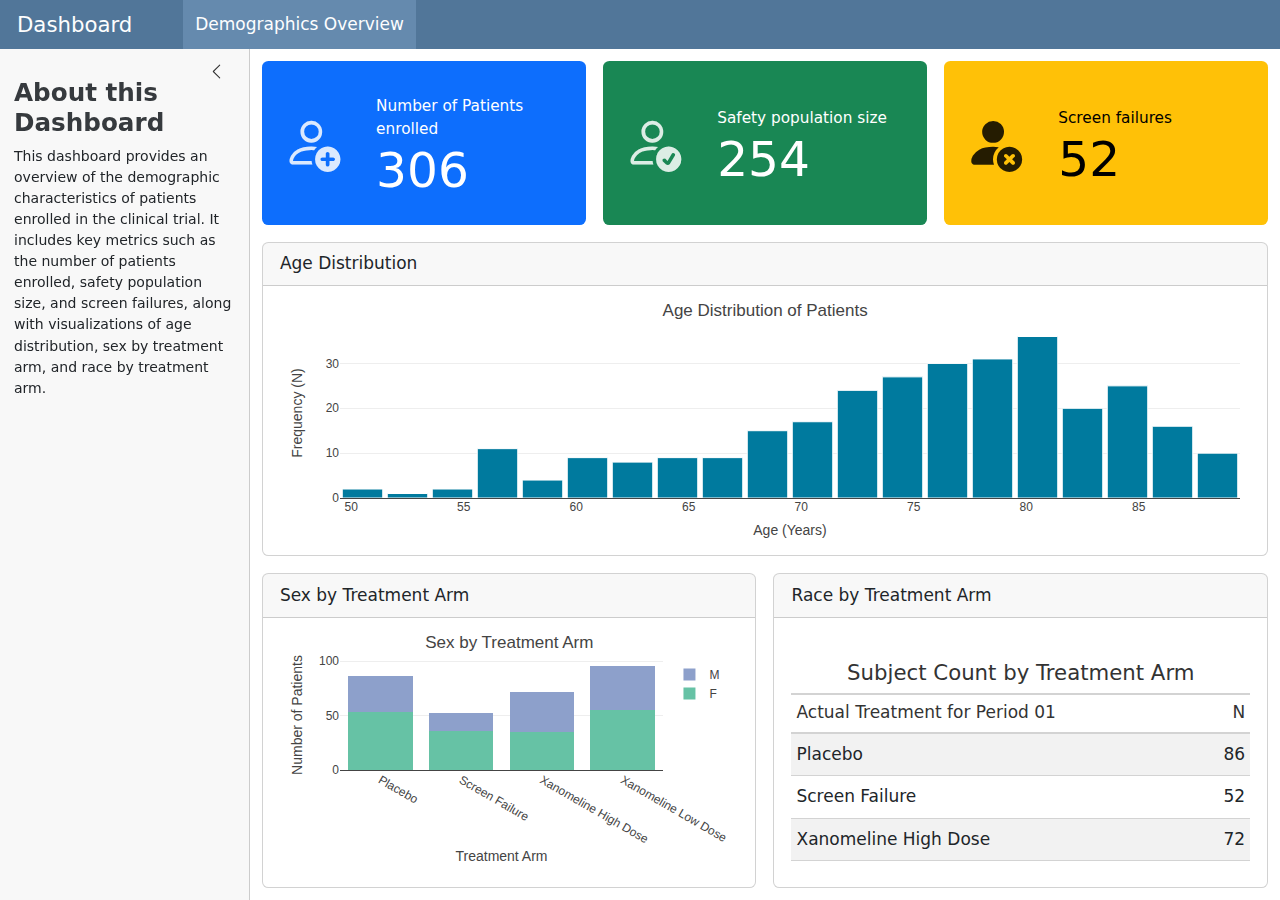
<file: index.html>
<!DOCTYPE html>
<html xmlns="http://www.w3.org/1999/xhtml" lang="en" xml:lang="en"><head>

<meta charset="utf-8">
<meta name="generator" content="quarto-1.8.25">

<meta name="viewport" content="width=device-width, initial-scale=1.0, user-scalable=yes">


<title>Dashboard</title>
<style>
code{white-space: pre-wrap;}
span.smallcaps{font-variant: small-caps;}
div.columns{display: flex; gap: min(4vw, 1.5em);}
div.column{flex: auto; overflow-x: auto;}
div.hanging-indent{margin-left: 1.5em; text-indent: -1.5em;}
ul.task-list{list-style: none;}
ul.task-list li input[type="checkbox"] {
  width: 0.8em;
  margin: 0 0.8em 0.2em -1em; /* quarto-specific, see https://github.com/quarto-dev/quarto-cli/issues/4556 */ 
  vertical-align: middle;
}
</style>


<script src="demographics_files/libs/clipboard/clipboard.min.js"></script>
<script src="demographics_files/libs/quarto-html/quarto.js" type="module"></script>
<script src="demographics_files/libs/quarto-html/tabsets/tabsets.js" type="module"></script>
<script src="demographics_files/libs/quarto-html/axe/axe-check.js" type="module"></script>
<script src="demographics_files/libs/quarto-html/popper.min.js"></script>
<script src="demographics_files/libs/quarto-html/tippy.umd.min.js"></script>
<script src="demographics_files/libs/quarto-html/anchor.min.js"></script>
<link href="demographics_files/libs/quarto-html/tippy.css" rel="stylesheet">
<link href="demographics_files/libs/quarto-html/quarto-syntax-highlighting-7b89279ff1a6dce999919e0e67d4d9ec.css" rel="stylesheet" class="quarto-color-scheme" id="quarto-text-highlighting-styles">
<link href="demographics_files/libs/quarto-html/quarto-syntax-highlighting-dark-707d8167ce6003fca903bfe2be84ab7f.css" rel="stylesheet" class="quarto-color-scheme quarto-color-alternate" id="quarto-text-highlighting-styles">
<link href="demographics_files/libs/quarto-html/quarto-syntax-highlighting-7b89279ff1a6dce999919e0e67d4d9ec.css" rel="stylesheet" class="quarto-color-scheme-extra" id="quarto-text-highlighting-styles">
<script src="demographics_files/libs/bootstrap/bootstrap.min.js"></script>
<link href="demographics_files/libs/bootstrap/bootstrap-icons.css" rel="stylesheet">
<link href="demographics_files/libs/bootstrap/bootstrap-890b18279d630a8af0357820e6fbb7bc.min.css" rel="stylesheet" append-hash="true" class="quarto-color-scheme" id="quarto-bootstrap" data-mode="light">
<link href="demographics_files/libs/bootstrap/bootstrap-dark-890b18279d630a8af0357820e6fbb7bc.min.css" rel="stylesheet" append-hash="true" class="quarto-color-scheme quarto-color-alternate" id="quarto-bootstrap" data-mode="light">
<link href="demographics_files/libs/bootstrap/bootstrap-890b18279d630a8af0357820e6fbb7bc.min.css" rel="stylesheet" append-hash="true" class="quarto-color-scheme-extra" id="quarto-bootstrap" data-mode="light">
<script src="demographics_files/libs/quarto-dashboard/quarto-dashboard.js"></script>
<script src="demographics_files/libs/quarto-dashboard/stickythead.js"></script>



<script src="demographics_files/libs/quarto-dashboard/web-components.js" type="module"></script>
<script src="demographics_files/libs/quarto-dashboard/components.js"></script>

<link href="demographics_files/libs/htmltools-fill-0.5.8.1/fill.css" rel="stylesheet">

<script src="demographics_files/libs/htmlwidgets-1.6.4/htmlwidgets.js"></script>

<script src="demographics_files/libs/plotly-binding-4.11.0/plotly.js"></script>

<script src="demographics_files/libs/typedarray-0.1/typedarray.min.js"></script>

<script src="demographics_files/libs/jquery-3.5.1/jquery.min.js"></script>

<link href="demographics_files/libs/crosstalk-1.2.2/css/crosstalk.min.css" rel="stylesheet">

<script src="demographics_files/libs/crosstalk-1.2.2/js/crosstalk.min.js"></script>

<link href="demographics_files/libs/plotly-htmlwidgets-css-2.11.1/plotly-htmlwidgets.css" rel="stylesheet">

<script src="demographics_files/libs/plotly-main-2.11.1/plotly-latest.min.js"></script>



</head>

<body class="quarto-dashboard dashboard-fill dashboard-sidebar fullcontent quarto-light">

<header id="quarto-dashboard-header">
<nav class="navbar navbar-expand-md slim" data-bs-theme="dark">
  <div class="navbar-container container-fluid">
    <button class="navbar-toggler" type="button" data-bs-toggle="collapse" data-bs-target="#dashboard-collapse" aria-controls="dashboard-collapse" aria-expanded="false" aria-label="Toggle navigation">
      <span class="navbar-toggler-icon"></span>
    </button>    


    <div class="navbar-brand-container">


      <div class="navbar-title">
        <div class="navbar-title-text"><a href="#">Dashboard</a></div>
        
        
      </div>
    </div>
<div id="dashboard-collapse" class="navbar-collapse collapse"><ul class="navbar-nav navbar-nav-scroll me-auto" role="tablist"><li class="nav-item" role="presentation"><a id="tab-demographics-overview" class="nav-link active" data-bs-toggle="tab" role="tab" data-bs-target="#demographics-overview" data-scrolling="false" href="#demographics-overview" aria-controls="demographics-overview" aria-selected="true"><span class="nav-link-text">Demographics Overview</span></a></li></ul></div></div>
</nav>
</header>
<div class="page-layout-custom quarto-dashboard-content bslib-gap-spacing html-fill-container bslib-page-fill quarto-dashboard-pages dashboard-sidebar-container">  

<div class="bslib-sidebar-layout html-fill-item html-fill-container" data-bslib-sidebar-open="desktop" data-bslib-sidebar-init="true" data-bslib-sidebar-border="false" data-bslib-sidebar-border-radius="false"><div class="main html-fill-container html-fill-item"><div class="sidebar-content html-fill-item html-fill-container">
<div class="tab-content bslib-grid html-fill-item html-fill-container" style="display: grid; grid-template-columns: minmax(3em, 1fr);
grid-auto-rows: minmax(0, 1fr);">
<div id="demographics-overview" class="dashboard-page tab-pane show active html-fill-item html-fill-container" data-orientation="rows" aria-labelledby="tab-demographics-overview">
<div class="html-fill-item html-fill-container bslib-grid" style="display: grid; grid-template-rows: minmax(3em, max-content) minmax(3em, 1fr) minmax(3em, 1fr); grid-auto-columns: minmax(0, 1fr);">
<div class="html-fill-item html-fill-container bslib-grid" style="display: grid; grid-template-columns: minmax(3em, 1fr) minmax(3em, 1fr) minmax(3em, 1fr);
grid-auto-rows: minmax(0, 1fr);">
<div class="card valuebox html-fill-item html-fill-container bslib-card bslib-value-box bg-primary showcase-left-center" data-bslib-card-init="" data-require-bs-caller="card()">
<div class="card-body html-fill-item html-fill-container">
<div class="html-fill-item html-fill-container value-box-grid">
<div class="value-box-showcase html-fill-item html-fill-container">

<i class="bi bi-person-add"></i></div>
<div class="value-box-area">
<p class="value-box-title">
<p>Number of Patients enrolled</p>
</p>
<p class="value-box-value">
306
</p>
</div>
</div>
</div>
<script data-bslib-card-init="">bslib.Card.initializeAllCards();</script></div><div class="card valuebox html-fill-item html-fill-container bslib-card bslib-value-box bg-success showcase-left-center" data-bslib-card-init="" data-require-bs-caller="card()">
<div class="card-body html-fill-item html-fill-container">
<div class="html-fill-item html-fill-container value-box-grid">
<div class="value-box-showcase html-fill-item html-fill-container">

<i class="bi bi-person-check"></i></div>
<div class="value-box-area">
<p class="value-box-title">
<p>Safety population size</p>
</p>
<p class="value-box-value">
254
</p>
</div>
</div>
</div>
<script data-bslib-card-init="">bslib.Card.initializeAllCards();</script></div><div class="card valuebox html-fill-item html-fill-container bslib-card bslib-value-box bg-warning showcase-left-center" data-bslib-card-init="" data-require-bs-caller="card()">
<div class="card-body html-fill-item html-fill-container">
<div class="html-fill-item html-fill-container value-box-grid">
<div class="value-box-showcase html-fill-item html-fill-container">

<i class="bi bi-person-fill-x"></i></div>
<div class="value-box-area">
<p class="value-box-title">
<p>Screen failures</p>
</p>
<p class="value-box-value">
52
</p>
</div>
</div>
</div>
<script data-bslib-card-init="">bslib.Card.initializeAllCards();</script></div>
</div>
<div class="html-fill-item html-fill-container bslib-grid" style="display: grid; grid-template-columns: minmax(3em, 1fr);
grid-auto-rows: minmax(0, 1fr);">
<div class="html-fill-item html-fill-container bslib-grid" style="display: grid; grid-template-rows: minmax(3em, 1fr); grid-auto-columns: minmax(0, 1fr);">
<div class="card cell html-fill-item html-fill-container bslib-card" data-title="Age Distribution" data-bslib-card-init="" data-require-bs-caller="card()" data-full-screen="false">
<div class="card-header"><div class="card-title html-fill-item html-fill-container"><span style="display: inline">
Age Distribution
</span></div></div>
<div class="card-body html-fill-item html-fill-container">
<div class="cell-output-display html-fill-item html-fill-container">
<div class="plotly html-widget html-fill-item html-fill-container" id="htmlwidget-98228263053d5f438f67" style="width:100%;height:406px;"></div>
<script type="application/json" data-for="htmlwidget-98228263053d5f438f67">{"x":{"visdat":{"2c5872b54fa1":["function () ","plotlyVisDat"]},"cur_data":"2c5872b54fa1","attrs":{"2c5872b54fa1":{"x":{},"nbinsx":30,"marker":{"color":"#007A9E","line":{"color":"white","width":1}},"alpha_stroke":1,"sizes":[10,100],"spans":[1,20],"type":"histogram"}},"layout":{"margin":{"b":40,"l":60,"t":25,"r":10},"title":"Age Distribution of Patients","xaxis":{"domain":[0,1],"automargin":true,"title":"Age (Years)"},"yaxis":{"domain":[0,1],"automargin":true,"title":"Frequency (N)"},"bargap":0.10000000000000001,"hovermode":"closest","showlegend":false},"source":"A","config":{"modeBarButtonsToAdd":["hoverclosest","hovercompare"],"showSendToCloud":false},"data":[{"x":[63,64,71,74,77,85,59,68,81,84,52,84,81,57,75,57,79,82,62,56,79,71,80,81,76,69,56,57,61,56,67,61,80,68,79,51,63,54,67,81,74,72,71,87,78,76,85,84,70,57,63,84,64,69,71,81,84,81,75,84,76,72,78,72,88,81,67,81,84,67,76,76,83,80,77,81,75,80,79,77,71,84,74,67,81,87,86,71,82,68,81,80,70,81,74,75,75,69,56,89,66,78,84,87,70,56,73,70,60,72,74,86,63,82,84,87,68,64,60,74,72,65,72,81,76,80,68,62,73,88,73,74,78,81,77,77,70,76,78,86,80,61,82,80,57,61,74,73,59,61,79,87,87,84,67,71,84,76,54,72,82,86,69,79,71,72,77,84,88,69,82,87,62,60,65,68,75,70,81,77,88,77,79,83,83,84,82,85,76,81,89,69,79,76,79,84,81,80,78,56,79,85,78,83,86,81,78,78,83,73,73,82,88,89,80,77,80,88,67,86,70,76,74,62,74,82,75,77,61,84,78,74,74,79,64,77,71,73,71,88,79,75,77,78,81,77,65,50,59,78,77,65,75,75,76,69,73,79,87,73,83,74,81,80,78,82,79,86,83,85,83,68,72,81,73,72,76,73,76,78,59,84,74,80,85,72,80,84,73,85,64,77,75,79,67,82,77,73,80,74,82,78,86,79,69,74],"nbinsx":30,"marker":{"color":"#007A9E","line":{"color":"white","width":1}},"type":"histogram","error_y":{"color":"rgba(31,119,180,1)"},"error_x":{"color":"rgba(31,119,180,1)"},"xaxis":"x","yaxis":"y","frame":null}],"highlight":{"on":"plotly_click","persistent":false,"dynamic":false,"selectize":false,"opacityDim":0.20000000000000001,"selected":{"opacity":1},"debounce":0},"shinyEvents":["plotly_hover","plotly_click","plotly_selected","plotly_relayout","plotly_brushed","plotly_brushing","plotly_clickannotation","plotly_doubleclick","plotly_deselect","plotly_afterplot","plotly_sunburstclick"],"base_url":"https://plot.ly"},"evals":[],"jsHooks":[]}</script>
</div>
</div>
<bslib-tooltip placement="auto" bsoptions="[]" data-require-bs-version="5" data-require-bs-caller="tooltip()">
    <template>Expand</template>
    <span class="bslib-full-screen-enter badge rounded-pill">
        <svg xmlns="http://www.w3.org/2000/svg" viewbox="0 0 24 24" style="height:1em;width:1em;" aria-hidden="true" role="img"><path d="M20 5C20 4.4 19.6 4 19 4H13C12.4 4 12 3.6 12 3C12 2.4 12.4 2 13 2H21C21.6 2 22 2.4 22 3V11C22 11.6 21.6 12 21 12C20.4 12 20 11.6 20 11V5ZM4 19C4 19.6 4.4 20 5 20H11C11.6 20 12 20.4 12 21C12 21.6 11.6 22 11 22H3C2.4 22 2 21.6 2 21V13C2 12.4 2.4 12 3 12C3.6 12 4 12.4 4 13V19Z"></path></svg>
    </span>
</bslib-tooltip><script data-bslib-card-init="">bslib.Card.initializeAllCards();</script></div>
</div>
</div>
<div class="html-fill-item html-fill-container bslib-grid" style="display: grid; grid-template-columns: minmax(3em, 50fr) minmax(3em, 50fr);
grid-auto-rows: minmax(0, 1fr);">
<div class="html-fill-item html-fill-container bslib-grid" style="display: grid; grid-template-rows: minmax(3em, 1fr); grid-auto-columns: minmax(0, 1fr);">
<div class="card cell html-fill-item html-fill-container bslib-card" data-title="Sex by Treatment Arm" data-bslib-card-init="" data-require-bs-caller="card()" data-full-screen="false">
<div class="card-header"><div class="card-title html-fill-item html-fill-container"><span style="display: inline">
Sex by Treatment Arm
</span></div></div>
<div class="card-body html-fill-item html-fill-container">
<div class="cell-output-display html-fill-item html-fill-container">
<div class="plotly html-widget html-fill-item html-fill-container" id="htmlwidget-d84ebd5b987e0609c7cc" style="width:100%;height:406px;"></div>
<script type="application/json" data-for="htmlwidget-d84ebd5b987e0609c7cc">{"x":{"visdat":{"2c5838a164c1":["function () ","plotlyVisDat"]},"cur_data":"2c5838a164c1","attrs":{"2c5838a164c1":{"x":{},"y":{},"color":{},"alpha_stroke":1,"sizes":[10,100],"spans":[1,20],"type":"bar"}},"layout":{"margin":{"b":40,"l":60,"t":25,"r":10},"title":"Sex by Treatment Arm","xaxis":{"domain":[0,1],"automargin":true,"title":"Treatment Arm","type":"category","categoryorder":"array","categoryarray":["Placebo","Screen Failure","Xanomeline High Dose","Xanomeline Low Dose"]},"yaxis":{"domain":[0,1],"automargin":true,"title":"Number of Patients"},"barmode":"stack","hovermode":"closest","showlegend":true},"source":"A","config":{"modeBarButtonsToAdd":["hoverclosest","hovercompare"],"showSendToCloud":false},"data":[{"x":["Placebo","Screen Failure","Xanomeline High Dose","Xanomeline Low Dose"],"y":[53,36,35,55],"type":"bar","name":"F","marker":{"color":"rgba(102,194,165,1)","line":{"color":"rgba(102,194,165,1)"}},"textfont":{"color":"rgba(102,194,165,1)"},"error_y":{"color":"rgba(102,194,165,1)"},"error_x":{"color":"rgba(102,194,165,1)"},"xaxis":"x","yaxis":"y","frame":null},{"x":["Placebo","Screen Failure","Xanomeline High Dose","Xanomeline Low Dose"],"y":[33,16,37,41],"type":"bar","name":"M","marker":{"color":"rgba(141,160,203,1)","line":{"color":"rgba(141,160,203,1)"}},"textfont":{"color":"rgba(141,160,203,1)"},"error_y":{"color":"rgba(141,160,203,1)"},"error_x":{"color":"rgba(141,160,203,1)"},"xaxis":"x","yaxis":"y","frame":null}],"highlight":{"on":"plotly_click","persistent":false,"dynamic":false,"selectize":false,"opacityDim":0.20000000000000001,"selected":{"opacity":1},"debounce":0},"shinyEvents":["plotly_hover","plotly_click","plotly_selected","plotly_relayout","plotly_brushed","plotly_brushing","plotly_clickannotation","plotly_doubleclick","plotly_deselect","plotly_afterplot","plotly_sunburstclick"],"base_url":"https://plot.ly"},"evals":[],"jsHooks":[]}</script>
</div>
</div>
<bslib-tooltip placement="auto" bsoptions="[]" data-require-bs-version="5" data-require-bs-caller="tooltip()">
    <template>Expand</template>
    <span class="bslib-full-screen-enter badge rounded-pill">
        <svg xmlns="http://www.w3.org/2000/svg" viewbox="0 0 24 24" style="height:1em;width:1em;" aria-hidden="true" role="img"><path d="M20 5C20 4.4 19.6 4 19 4H13C12.4 4 12 3.6 12 3C12 2.4 12.4 2 13 2H21C21.6 2 22 2.4 22 3V11C22 11.6 21.6 12 21 12C20.4 12 20 11.6 20 11V5ZM4 19C4 19.6 4.4 20 5 20H11C11.6 20 12 20.4 12 21C12 21.6 11.6 22 11 22H3C2.4 22 2 21.6 2 21V13C2 12.4 2.4 12 3 12C3.6 12 4 12.4 4 13V19Z"></path></svg>
    </span>
</bslib-tooltip><script data-bslib-card-init="">bslib.Card.initializeAllCards();</script></div>
</div><div class="html-fill-item html-fill-container bslib-grid" style="display: grid; grid-template-rows: minmax(3em, 1fr); grid-auto-columns: minmax(0, 1fr);">
<div class="card cell html-fill-item html-fill-container bslib-card" data-title="Race by Treatment Arm" data-bslib-card-init="" data-require-bs-caller="card()" data-full-screen="false">
<div class="card-header"><div class="card-title html-fill-item html-fill-container"><span style="display: inline">
Race by Treatment Arm
</span></div></div>
<div class="card-body html-fill-item html-fill-container">
<div class="cell-output-display html-fill-item html-fill-container">
<div id="vsdordzept" style="padding-left:0px;padding-right:0px;padding-top:10px;padding-bottom:10px;overflow-x:auto;overflow-y:auto;width:auto;height:auto;" class="html-fill-item html-fill-container">
  
  
<table class="gt_table caption-top table table-sm table-striped small" data-quarto-bootstrap="false" data-bgcolor="#FFFFFF">
<thead style="border-style: none;">
<tr class="gt_heading header" style="border-style: none; background-color: #FFFFFF; text-align: center; border-bottom-color: #FFFFFF; border-left-style: none; border-left-width: 1px; border-left-color: #D3D3D3; border-right-style: none; border-right-width: 1px; border-right-color: #D3D3D3;" data-bgcolor="#FFFFFF" data-align="center">
<td colspan="2" class="gt_heading gt_title gt_font_normal gt_bottom_border" style="text-align: center; border-style: none; color: #333333; font-size: 125%; padding-top: 4px; padding-bottom: 4px; padding-left: 5px; padding-right: 5px; background-color: #FFFFFF; border-left-style: none; border-left-width: 1px; border-left-color: #D3D3D3; border-right-style: none; border-right-width: 1px; border-right-color: #D3D3D3; border-bottom-style: solid; border-bottom-width: 2px; border-bottom-color: #D3D3D3; font-weight: normal;" data-bgcolor="#FFFFFF">Subject Count by Treatment Arm</td>
</tr>
<tr class="gt_col_headings even" style="border-style: none; border-top-style: solid; border-top-width: 2px; border-top-color: #D3D3D3; border-bottom-style: solid; border-bottom-width: 2px; border-bottom-color: #D3D3D3; border-left-style: none; border-left-width: 1px; border-left-color: #D3D3D3; border-right-style: none; border-right-width: 1px; border-right-color: #D3D3D3;">
<th id="TRT01A" class="gt_col_heading gt_columns_bottom_border gt_left" data-quarto-table-cell-role="th" scope="col" style="text-align: left; border-style: none; color: #333333; background-color: #FFFFFF; font-size: 100%; font-weight: normal; text-transform: inherit; border-left-style: none; border-left-width: 1px; border-left-color: #D3D3D3; border-right-style: none; border-right-width: 1px; border-right-color: #D3D3D3; vertical-align: bottom; padding-top: 5px; padding-bottom: 6px; padding-left: 5px; padding-right: 5px; overflow-x: hidden;" data-bgcolor="#FFFFFF" data-valign="bottom">Actual Treatment for Period 01</th>
<th id="N" class="gt_col_heading gt_columns_bottom_border gt_right" data-quarto-table-cell-role="th" scope="col" style="text-align: right; border-style: none; color: #333333; background-color: #FFFFFF; font-size: 100%; font-weight: normal; text-transform: inherit; border-left-style: none; border-left-width: 1px; border-left-color: #D3D3D3; border-right-style: none; border-right-width: 1px; border-right-color: #D3D3D3; vertical-align: bottom; padding-top: 5px; padding-bottom: 6px; padding-left: 5px; padding-right: 5px; overflow-x: hidden; font-variant-numeric: tabular-nums;" data-bgcolor="#FFFFFF" data-valign="bottom">N</th>
</tr>
</thead>
<tbody class="gt_table_body" style="border-style: none; border-top-style: solid; border-top-width: 2px; border-top-color: #D3D3D3; border-bottom-style: solid; border-bottom-width: 2px; border-bottom-color: #D3D3D3;">
<tr class="odd" style="border-style: none;">
<td class="gt_row gt_left" headers="TRT01A" style="text-align: left; border-style: none; padding-top: 8px; padding-bottom: 8px; padding-left: 5px; padding-right: 5px; margin: 10px; border-top-style: solid; border-top-width: 1px; border-top-color: #D3D3D3; border-left-style: none; border-left-width: 1px; border-left-color: #D3D3D3; border-right-style: none; border-right-width: 1px; border-right-color: #D3D3D3; vertical-align: middle; overflow-x: hidden;" data-valign="middle">Placebo</td>
<td class="gt_row gt_right" headers="N" style="text-align: right; border-style: none; padding-top: 8px; padding-bottom: 8px; padding-left: 5px; padding-right: 5px; margin: 10px; border-top-style: solid; border-top-width: 1px; border-top-color: #D3D3D3; border-left-style: none; border-left-width: 1px; border-left-color: #D3D3D3; border-right-style: none; border-right-width: 1px; border-right-color: #D3D3D3; vertical-align: middle; overflow-x: hidden; font-variant-numeric: tabular-nums;" data-valign="middle">86</td>
</tr>
<tr class="even" style="border-style: none;">
<td class="gt_row gt_left" headers="TRT01A" style="text-align: left; border-style: none; padding-top: 8px; padding-bottom: 8px; padding-left: 5px; padding-right: 5px; margin: 10px; border-top-style: solid; border-top-width: 1px; border-top-color: #D3D3D3; border-left-style: none; border-left-width: 1px; border-left-color: #D3D3D3; border-right-style: none; border-right-width: 1px; border-right-color: #D3D3D3; vertical-align: middle; overflow-x: hidden;" data-valign="middle">Screen Failure</td>
<td class="gt_row gt_right" headers="N" style="text-align: right; border-style: none; padding-top: 8px; padding-bottom: 8px; padding-left: 5px; padding-right: 5px; margin: 10px; border-top-style: solid; border-top-width: 1px; border-top-color: #D3D3D3; border-left-style: none; border-left-width: 1px; border-left-color: #D3D3D3; border-right-style: none; border-right-width: 1px; border-right-color: #D3D3D3; vertical-align: middle; overflow-x: hidden; font-variant-numeric: tabular-nums;" data-valign="middle">52</td>
</tr>
<tr class="odd" style="border-style: none;">
<td class="gt_row gt_left" headers="TRT01A" style="text-align: left; border-style: none; padding-top: 8px; padding-bottom: 8px; padding-left: 5px; padding-right: 5px; margin: 10px; border-top-style: solid; border-top-width: 1px; border-top-color: #D3D3D3; border-left-style: none; border-left-width: 1px; border-left-color: #D3D3D3; border-right-style: none; border-right-width: 1px; border-right-color: #D3D3D3; vertical-align: middle; overflow-x: hidden;" data-valign="middle">Xanomeline High Dose</td>
<td class="gt_row gt_right" headers="N" style="text-align: right; border-style: none; padding-top: 8px; padding-bottom: 8px; padding-left: 5px; padding-right: 5px; margin: 10px; border-top-style: solid; border-top-width: 1px; border-top-color: #D3D3D3; border-left-style: none; border-left-width: 1px; border-left-color: #D3D3D3; border-right-style: none; border-right-width: 1px; border-right-color: #D3D3D3; vertical-align: middle; overflow-x: hidden; font-variant-numeric: tabular-nums;" data-valign="middle">72</td>
</tr>
<tr class="even" style="border-style: none;">
<td class="gt_row gt_left" headers="TRT01A" style="text-align: left; border-style: none; padding-top: 8px; padding-bottom: 8px; padding-left: 5px; padding-right: 5px; margin: 10px; border-top-style: solid; border-top-width: 1px; border-top-color: #D3D3D3; border-left-style: none; border-left-width: 1px; border-left-color: #D3D3D3; border-right-style: none; border-right-width: 1px; border-right-color: #D3D3D3; vertical-align: middle; overflow-x: hidden;" data-valign="middle">Xanomeline Low Dose</td>
<td class="gt_row gt_right" headers="N" style="text-align: right; border-style: none; padding-top: 8px; padding-bottom: 8px; padding-left: 5px; padding-right: 5px; margin: 10px; border-top-style: solid; border-top-width: 1px; border-top-color: #D3D3D3; border-left-style: none; border-left-width: 1px; border-left-color: #D3D3D3; border-right-style: none; border-right-width: 1px; border-right-color: #D3D3D3; vertical-align: middle; overflow-x: hidden; font-variant-numeric: tabular-nums;" data-valign="middle">96</td>
</tr>
</tbody>
</table>

</div>
</div>
</div>
<bslib-tooltip placement="auto" bsoptions="[]" data-require-bs-version="5" data-require-bs-caller="tooltip()">
    <template>Expand</template>
    <span class="bslib-full-screen-enter badge rounded-pill">
        <svg xmlns="http://www.w3.org/2000/svg" viewbox="0 0 24 24" style="height:1em;width:1em;" aria-hidden="true" role="img"><path d="M20 5C20 4.4 19.6 4 19 4H13C12.4 4 12 3.6 12 3C12 2.4 12.4 2 13 2H21C21.6 2 22 2.4 22 3V11C22 11.6 21.6 12 21 12C20.4 12 20 11.6 20 11V5ZM4 19C4 19.6 4.4 20 5 20H11C11.6 20 12 20.4 12 21C12 21.6 11.6 22 11 22H3C2.4 22 2 21.6 2 21V13C2 12.4 2.4 12 3 12C3.6 12 4 12.4 4 13V19Z"></path></svg>
    </span>
</bslib-tooltip><script data-bslib-card-init="">bslib.Card.initializeAllCards();</script></div>
<div id="3ade8a4a-fb1d-4a6c-8409-ac45482d5fc9" class="hidden html-fill-item html-fill-container">

</div>
</div>
</div>
</div>
</div>
</div>
</div></div><aside id="bslib-sidebar-1" class="sidebar html-fill-container html-fill-item"><div class="html-fill-container html-fill-item">
<section id="about-this-dashboard">
<div class="h3">
About

this

Dashboard
</div>
<p>This dashboard provides an overview of the demographic characteristics of patients enrolled in the clinical trial. It includes key metrics such as the number of patients enrolled, safety population size, and screen failures, along with visualizations of age distribution, sex by treatment arm, and race by treatment arm.</p>
</section>
</div></aside>
<button class="collapse-toggle" type="button" title="Toggle sidebar" aria-expanded="true" aria-controls="bslib-sidebar-1">
    <svg xmlns="http://www.w3.org/2000/svg" viewbox="0 0 16 16" class="bi bi-chevron-left collapse-icon" style="fill:currentColor;" aria-hidden="true" role="img">
      <path fill-rule="evenodd" d="M11.354 1.646a.5.5 0 0 1 0 .708L5.707 8l5.647 5.646a.5.5 0 0 1-.708.708l-6-6a.5.5 0 0 1 0-.708l6-6a.5.5 0 0 1 .708 0z"></path>
    </svg>
</button>
<script data-bslib-sidebar-init="">
bslib.Sidebar.initCollapsibleAll()
</script>
</div>


<script id="quarto-html-after-body" type="application/javascript">
  window.document.addEventListener("DOMContentLoaded", function (event) {
    const icon = "";
    const anchorJS = new window.AnchorJS();
    anchorJS.options = {
      placement: 'right',
      icon: icon
    };
    anchorJS.add('.anchored');
    const isCodeAnnotation = (el) => {
      for (const clz of el.classList) {
        if (clz.startsWith('code-annotation-')) {                     
          return true;
        }
      }
      return false;
    }
    const onCopySuccess = function(e) {
      // button target
      const button = e.trigger;
      // don't keep focus
      button.blur();
      // flash "checked"
      button.classList.add('code-copy-button-checked');
      var currentTitle = button.getAttribute("title");
      button.setAttribute("title", "Copied!");
      let tooltip;
      if (window.bootstrap) {
        button.setAttribute("data-bs-toggle", "tooltip");
        button.setAttribute("data-bs-placement", "left");
        button.setAttribute("data-bs-title", "Copied!");
        tooltip = new bootstrap.Tooltip(button, 
          { trigger: "manual", 
            customClass: "code-copy-button-tooltip",
            offset: [0, -8]});
        tooltip.show();    
      }
      setTimeout(function() {
        if (tooltip) {
          tooltip.hide();
          button.removeAttribute("data-bs-title");
          button.removeAttribute("data-bs-toggle");
          button.removeAttribute("data-bs-placement");
        }
        button.setAttribute("title", currentTitle);
        button.classList.remove('code-copy-button-checked');
      }, 1000);
      // clear code selection
      e.clearSelection();
    }
    const getTextToCopy = function(trigger) {
      const outerScaffold = trigger.parentElement.cloneNode(true);
      const codeEl = outerScaffold.querySelector('code');
      for (const childEl of codeEl.children) {
        if (isCodeAnnotation(childEl)) {
          childEl.remove();
        }
      }
      return codeEl.innerText;
    }
    const clipboard = new window.ClipboardJS('.code-copy-button:not([data-in-quarto-modal])', {
      text: getTextToCopy
    });
    clipboard.on('success', onCopySuccess);
    if (window.document.getElementById('quarto-embedded-source-code-modal')) {
      const clipboardModal = new window.ClipboardJS('.code-copy-button[data-in-quarto-modal]', {
        text: getTextToCopy,
        container: window.document.getElementById('quarto-embedded-source-code-modal')
      });
      clipboardModal.on('success', onCopySuccess);
    }
      var localhostRegex = new RegExp(/^(?:http|https):\/\/localhost\:?[0-9]*\//);
      var mailtoRegex = new RegExp(/^mailto:/);
        var filterRegex = new RegExp('/' + window.location.host + '/');
      var isInternal = (href) => {
          return filterRegex.test(href) || localhostRegex.test(href) || mailtoRegex.test(href);
      }
      // Inspect non-navigation links and adorn them if external
     var links = window.document.querySelectorAll('a[href]:not(.nav-link):not(.navbar-brand):not(.toc-action):not(.sidebar-link):not(.sidebar-item-toggle):not(.pagination-link):not(.no-external):not([aria-hidden]):not(.dropdown-item):not(.quarto-navigation-tool):not(.about-link)');
      for (var i=0; i<links.length; i++) {
        const link = links[i];
        if (!isInternal(link.href)) {
          // undo the damage that might have been done by quarto-nav.js in the case of
          // links that we want to consider external
          if (link.dataset.originalHref !== undefined) {
            link.href = link.dataset.originalHref;
          }
        }
      }
    function tippyHover(el, contentFn, onTriggerFn, onUntriggerFn) {
      const config = {
        allowHTML: true,
        maxWidth: 500,
        delay: 100,
        arrow: false,
        appendTo: function(el) {
            return el.parentElement;
        },
        interactive: true,
        interactiveBorder: 10,
        theme: 'quarto',
        placement: 'bottom-start',
      };
      if (contentFn) {
        config.content = contentFn;
      }
      if (onTriggerFn) {
        config.onTrigger = onTriggerFn;
      }
      if (onUntriggerFn) {
        config.onUntrigger = onUntriggerFn;
      }
      window.tippy(el, config); 
    }
    const noterefs = window.document.querySelectorAll('a[role="doc-noteref"]');
    for (var i=0; i<noterefs.length; i++) {
      const ref = noterefs[i];
      tippyHover(ref, function() {
        // use id or data attribute instead here
        let href = ref.getAttribute('data-footnote-href') || ref.getAttribute('href');
        try { href = new URL(href).hash; } catch {}
        const id = href.replace(/^#\/?/, "");
        const note = window.document.getElementById(id);
        if (note) {
          return note.innerHTML;
        } else {
          return "";
        }
      });
    }
    const xrefs = window.document.querySelectorAll('a.quarto-xref');
    const processXRef = (id, note) => {
      // Strip column container classes
      const stripColumnClz = (el) => {
        el.classList.remove("page-full", "page-columns");
        if (el.children) {
          for (const child of el.children) {
            stripColumnClz(child);
          }
        }
      }
      stripColumnClz(note)
      if (id === null || id.startsWith('sec-')) {
        // Special case sections, only their first couple elements
        const container = document.createElement("div");
        if (note.children && note.children.length > 2) {
          container.appendChild(note.children[0].cloneNode(true));
          for (let i = 1; i < note.children.length; i++) {
            const child = note.children[i];
            if (child.tagName === "P" && child.innerText === "") {
              continue;
            } else {
              container.appendChild(child.cloneNode(true));
              break;
            }
          }
          if (window.Quarto?.typesetMath) {
            window.Quarto.typesetMath(container);
          }
          return container.innerHTML
        } else {
          if (window.Quarto?.typesetMath) {
            window.Quarto.typesetMath(note);
          }
          return note.innerHTML;
        }
      } else {
        // Remove any anchor links if they are present
        const anchorLink = note.querySelector('a.anchorjs-link');
        if (anchorLink) {
          anchorLink.remove();
        }
        if (window.Quarto?.typesetMath) {
          window.Quarto.typesetMath(note);
        }
        if (note.classList.contains("callout")) {
          return note.outerHTML;
        } else {
          return note.innerHTML;
        }
      }
    }
    for (var i=0; i<xrefs.length; i++) {
      const xref = xrefs[i];
      tippyHover(xref, undefined, function(instance) {
        instance.disable();
        let url = xref.getAttribute('href');
        let hash = undefined; 
        if (url.startsWith('#')) {
          hash = url;
        } else {
          try { hash = new URL(url).hash; } catch {}
        }
        if (hash) {
          const id = hash.replace(/^#\/?/, "");
          const note = window.document.getElementById(id);
          if (note !== null) {
            try {
              const html = processXRef(id, note.cloneNode(true));
              instance.setContent(html);
            } finally {
              instance.enable();
              instance.show();
            }
          } else {
            // See if we can fetch this
            fetch(url.split('#')[0])
            .then(res => res.text())
            .then(html => {
              const parser = new DOMParser();
              const htmlDoc = parser.parseFromString(html, "text/html");
              const note = htmlDoc.getElementById(id);
              if (note !== null) {
                const html = processXRef(id, note);
                instance.setContent(html);
              } 
            }).finally(() => {
              instance.enable();
              instance.show();
            });
          }
        } else {
          // See if we can fetch a full url (with no hash to target)
          // This is a special case and we should probably do some content thinning / targeting
          fetch(url)
          .then(res => res.text())
          .then(html => {
            const parser = new DOMParser();
            const htmlDoc = parser.parseFromString(html, "text/html");
            const note = htmlDoc.querySelector('main.content');
            if (note !== null) {
              // This should only happen for chapter cross references
              // (since there is no id in the URL)
              // remove the first header
              if (note.children.length > 0 && note.children[0].tagName === "HEADER") {
                note.children[0].remove();
              }
              const html = processXRef(null, note);
              instance.setContent(html);
            } 
          }).finally(() => {
            instance.enable();
            instance.show();
          });
        }
      }, function(instance) {
      });
    }
        let selectedAnnoteEl;
        const selectorForAnnotation = ( cell, annotation) => {
          let cellAttr = 'data-code-cell="' + cell + '"';
          let lineAttr = 'data-code-annotation="' +  annotation + '"';
          const selector = 'span[' + cellAttr + '][' + lineAttr + ']';
          return selector;
        }
        const selectCodeLines = (annoteEl) => {
          const doc = window.document;
          const targetCell = annoteEl.getAttribute("data-target-cell");
          const targetAnnotation = annoteEl.getAttribute("data-target-annotation");
          const annoteSpan = window.document.querySelector(selectorForAnnotation(targetCell, targetAnnotation));
          const lines = annoteSpan.getAttribute("data-code-lines").split(",");
          const lineIds = lines.map((line) => {
            return targetCell + "-" + line;
          })
          let top = null;
          let height = null;
          let parent = null;
          if (lineIds.length > 0) {
              //compute the position of the single el (top and bottom and make a div)
              const el = window.document.getElementById(lineIds[0]);
              top = el.offsetTop;
              height = el.offsetHeight;
              parent = el.parentElement.parentElement;
            if (lineIds.length > 1) {
              const lastEl = window.document.getElementById(lineIds[lineIds.length - 1]);
              const bottom = lastEl.offsetTop + lastEl.offsetHeight;
              height = bottom - top;
            }
            if (top !== null && height !== null && parent !== null) {
              // cook up a div (if necessary) and position it 
              let div = window.document.getElementById("code-annotation-line-highlight");
              if (div === null) {
                div = window.document.createElement("div");
                div.setAttribute("id", "code-annotation-line-highlight");
                div.style.position = 'absolute';
                parent.appendChild(div);
              }
              div.style.top = top - 2 + "px";
              div.style.height = height + 4 + "px";
              div.style.left = 0;
              let gutterDiv = window.document.getElementById("code-annotation-line-highlight-gutter");
              if (gutterDiv === null) {
                gutterDiv = window.document.createElement("div");
                gutterDiv.setAttribute("id", "code-annotation-line-highlight-gutter");
                gutterDiv.style.position = 'absolute';
                const codeCell = window.document.getElementById(targetCell);
                const gutter = codeCell.querySelector('.code-annotation-gutter');
                gutter.appendChild(gutterDiv);
              }
              gutterDiv.style.top = top - 2 + "px";
              gutterDiv.style.height = height + 4 + "px";
            }
            selectedAnnoteEl = annoteEl;
          }
        };
        const unselectCodeLines = () => {
          const elementsIds = ["code-annotation-line-highlight", "code-annotation-line-highlight-gutter"];
          elementsIds.forEach((elId) => {
            const div = window.document.getElementById(elId);
            if (div) {
              div.remove();
            }
          });
          selectedAnnoteEl = undefined;
        };
          // Handle positioning of the toggle
      window.addEventListener(
        "resize",
        throttle(() => {
          elRect = undefined;
          if (selectedAnnoteEl) {
            selectCodeLines(selectedAnnoteEl);
          }
        }, 10)
      );
      function throttle(fn, ms) {
      let throttle = false;
      let timer;
        return (...args) => {
          if(!throttle) { // first call gets through
              fn.apply(this, args);
              throttle = true;
          } else { // all the others get throttled
              if(timer) clearTimeout(timer); // cancel #2
              timer = setTimeout(() => {
                fn.apply(this, args);
                timer = throttle = false;
              }, ms);
          }
        };
      }
        // Attach click handler to the DT
        const annoteDls = window.document.querySelectorAll('dt[data-target-cell]');
        for (const annoteDlNode of annoteDls) {
          annoteDlNode.addEventListener('click', (event) => {
            const clickedEl = event.target;
            if (clickedEl !== selectedAnnoteEl) {
              unselectCodeLines();
              const activeEl = window.document.querySelector('dt[data-target-cell].code-annotation-active');
              if (activeEl) {
                activeEl.classList.remove('code-annotation-active');
              }
              selectCodeLines(clickedEl);
              clickedEl.classList.add('code-annotation-active');
            } else {
              // Unselect the line
              unselectCodeLines();
              clickedEl.classList.remove('code-annotation-active');
            }
          });
        }
    const findCites = (el) => {
      const parentEl = el.parentElement;
      if (parentEl) {
        const cites = parentEl.dataset.cites;
        if (cites) {
          return {
            el,
            cites: cites.split(' ')
          };
        } else {
          return findCites(el.parentElement)
        }
      } else {
        return undefined;
      }
    };
    var bibliorefs = window.document.querySelectorAll('a[role="doc-biblioref"]');
    for (var i=0; i<bibliorefs.length; i++) {
      const ref = bibliorefs[i];
      const citeInfo = findCites(ref);
      if (citeInfo) {
        tippyHover(citeInfo.el, function() {
          var popup = window.document.createElement('div');
          citeInfo.cites.forEach(function(cite) {
            var citeDiv = window.document.createElement('div');
            citeDiv.classList.add('hanging-indent');
            citeDiv.classList.add('csl-entry');
            var biblioDiv = window.document.getElementById('ref-' + cite);
            if (biblioDiv) {
              citeDiv.innerHTML = biblioDiv.innerHTML;
            }
            popup.appendChild(citeDiv);
          });
          return popup.innerHTML;
        });
      }
    }
  });
  </script>
</div> <!-- /container fluid -->

<script type="application/javascript">
window.document.addEventListener("DOMContentLoaded", function (_event) {
  if (window.bslib.Card) {
    window.bslib.Card.initializeAllCards();
  }
}); 
</script>
  



</body></html>
</file>
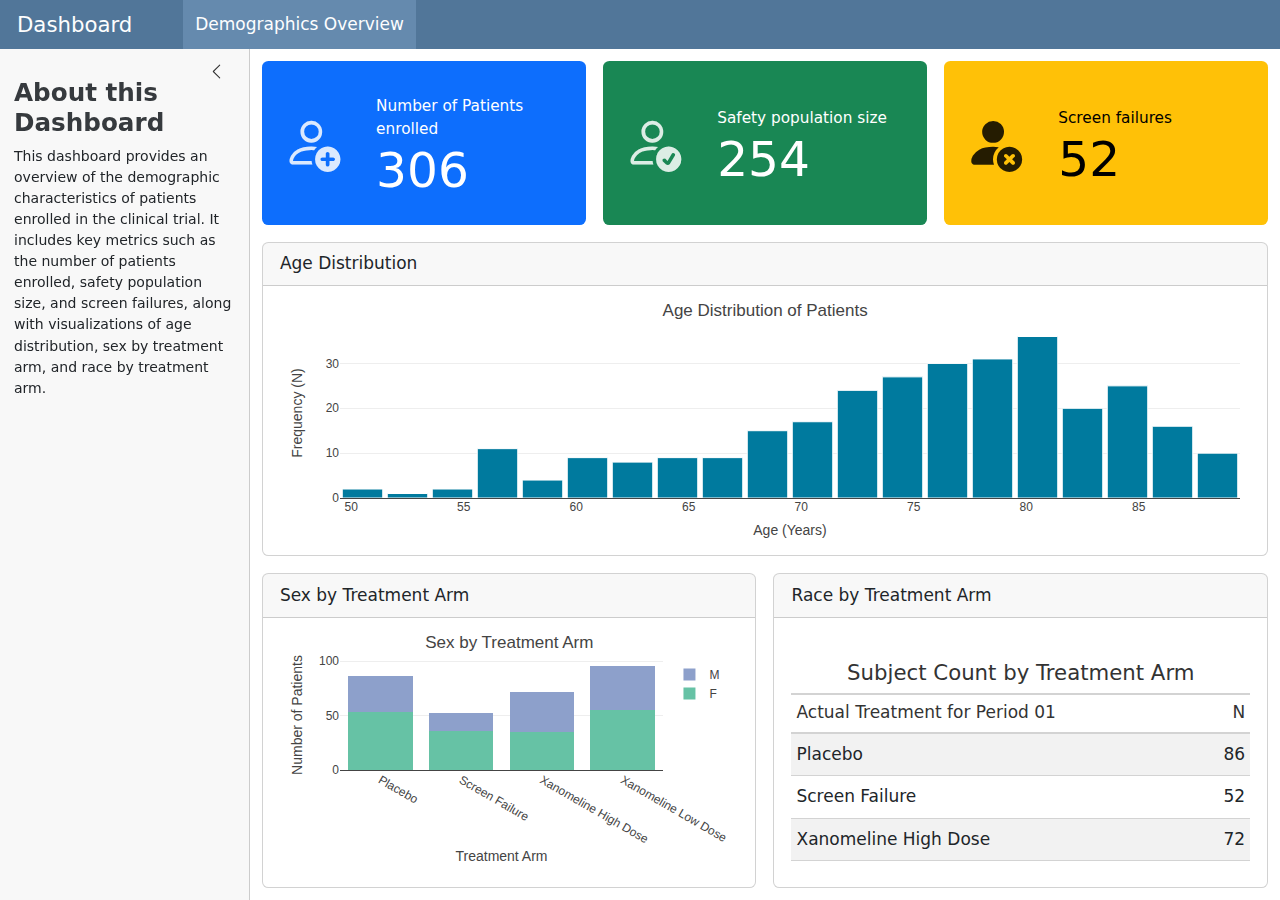
<file: demographics.html>
<!DOCTYPE html>
<html xmlns="http://www.w3.org/1999/xhtml" lang="en" xml:lang="en"><head>

<meta charset="utf-8">
<meta name="generator" content="quarto-1.8.25">

<meta name="viewport" content="width=device-width, initial-scale=1.0, user-scalable=yes">


<title>Dashboard</title>
<style>
code{white-space: pre-wrap;}
span.smallcaps{font-variant: small-caps;}
div.columns{display: flex; gap: min(4vw, 1.5em);}
div.column{flex: auto; overflow-x: auto;}
div.hanging-indent{margin-left: 1.5em; text-indent: -1.5em;}
ul.task-list{list-style: none;}
ul.task-list li input[type="checkbox"] {
  width: 0.8em;
  margin: 0 0.8em 0.2em -1em; /* quarto-specific, see https://github.com/quarto-dev/quarto-cli/issues/4556 */ 
  vertical-align: middle;
}
</style>


<script src="demographics_files/libs/clipboard/clipboard.min.js"></script>
<script src="demographics_files/libs/quarto-html/quarto.js" type="module"></script>
<script src="demographics_files/libs/quarto-html/tabsets/tabsets.js" type="module"></script>
<script src="demographics_files/libs/quarto-html/axe/axe-check.js" type="module"></script>
<script src="demographics_files/libs/quarto-html/popper.min.js"></script>
<script src="demographics_files/libs/quarto-html/tippy.umd.min.js"></script>
<script src="demographics_files/libs/quarto-html/anchor.min.js"></script>
<link href="demographics_files/libs/quarto-html/tippy.css" rel="stylesheet">
<link href="demographics_files/libs/quarto-html/quarto-syntax-highlighting-7b89279ff1a6dce999919e0e67d4d9ec.css" rel="stylesheet" class="quarto-color-scheme" id="quarto-text-highlighting-styles">
<link href="demographics_files/libs/quarto-html/quarto-syntax-highlighting-dark-707d8167ce6003fca903bfe2be84ab7f.css" rel="stylesheet" class="quarto-color-scheme quarto-color-alternate" id="quarto-text-highlighting-styles">
<link href="demographics_files/libs/quarto-html/quarto-syntax-highlighting-7b89279ff1a6dce999919e0e67d4d9ec.css" rel="stylesheet" class="quarto-color-scheme-extra" id="quarto-text-highlighting-styles">
<script src="demographics_files/libs/bootstrap/bootstrap.min.js"></script>
<link href="demographics_files/libs/bootstrap/bootstrap-icons.css" rel="stylesheet">
<link href="demographics_files/libs/bootstrap/bootstrap-890b18279d630a8af0357820e6fbb7bc.min.css" rel="stylesheet" append-hash="true" class="quarto-color-scheme" id="quarto-bootstrap" data-mode="light">
<link href="demographics_files/libs/bootstrap/bootstrap-dark-890b18279d630a8af0357820e6fbb7bc.min.css" rel="stylesheet" append-hash="true" class="quarto-color-scheme quarto-color-alternate" id="quarto-bootstrap" data-mode="light">
<link href="demographics_files/libs/bootstrap/bootstrap-890b18279d630a8af0357820e6fbb7bc.min.css" rel="stylesheet" append-hash="true" class="quarto-color-scheme-extra" id="quarto-bootstrap" data-mode="light">
<script src="demographics_files/libs/quarto-dashboard/quarto-dashboard.js"></script>
<script src="demographics_files/libs/quarto-dashboard/stickythead.js"></script>



<script src="demographics_files/libs/quarto-dashboard/web-components.js" type="module"></script>
<script src="demographics_files/libs/quarto-dashboard/components.js"></script>

<link href="demographics_files/libs/htmltools-fill-0.5.8.1/fill.css" rel="stylesheet">

<script src="demographics_files/libs/htmlwidgets-1.6.4/htmlwidgets.js"></script>

<script src="demographics_files/libs/plotly-binding-4.11.0/plotly.js"></script>

<script src="demographics_files/libs/typedarray-0.1/typedarray.min.js"></script>

<script src="demographics_files/libs/jquery-3.5.1/jquery.min.js"></script>

<link href="demographics_files/libs/crosstalk-1.2.2/css/crosstalk.min.css" rel="stylesheet">

<script src="demographics_files/libs/crosstalk-1.2.2/js/crosstalk.min.js"></script>

<link href="demographics_files/libs/plotly-htmlwidgets-css-2.11.1/plotly-htmlwidgets.css" rel="stylesheet">

<script src="demographics_files/libs/plotly-main-2.11.1/plotly-latest.min.js"></script>



</head>

<body class="quarto-dashboard dashboard-fill dashboard-sidebar fullcontent quarto-light">

<header id="quarto-dashboard-header">
<nav class="navbar navbar-expand-md slim" data-bs-theme="dark">
  <div class="navbar-container container-fluid">
    <button class="navbar-toggler" type="button" data-bs-toggle="collapse" data-bs-target="#dashboard-collapse" aria-controls="dashboard-collapse" aria-expanded="false" aria-label="Toggle navigation">
      <span class="navbar-toggler-icon"></span>
    </button>    


    <div class="navbar-brand-container">


      <div class="navbar-title">
        <div class="navbar-title-text"><a href="#">Dashboard</a></div>
        
        
      </div>
    </div>
<div id="dashboard-collapse" class="navbar-collapse collapse"><ul class="navbar-nav navbar-nav-scroll me-auto" role="tablist"><li class="nav-item" role="presentation"><a id="tab-demographics-overview" class="nav-link active" data-bs-toggle="tab" role="tab" data-bs-target="#demographics-overview" data-scrolling="false" href="#demographics-overview" aria-controls="demographics-overview" aria-selected="true"><span class="nav-link-text">Demographics Overview</span></a></li></ul></div></div>
</nav>
</header>
<div class="page-layout-custom quarto-dashboard-content bslib-gap-spacing html-fill-container bslib-page-fill quarto-dashboard-pages dashboard-sidebar-container">  

<div class="bslib-sidebar-layout html-fill-item html-fill-container" data-bslib-sidebar-open="desktop" data-bslib-sidebar-init="true" data-bslib-sidebar-border="false" data-bslib-sidebar-border-radius="false"><div class="main html-fill-container html-fill-item"><div class="sidebar-content html-fill-item html-fill-container">
<div class="tab-content bslib-grid html-fill-item html-fill-container" style="display: grid; grid-template-columns: minmax(3em, 1fr);
grid-auto-rows: minmax(0, 1fr);">
<div id="demographics-overview" class="dashboard-page tab-pane show active html-fill-item html-fill-container" data-orientation="rows" aria-labelledby="tab-demographics-overview">
<div class="html-fill-item html-fill-container bslib-grid" style="display: grid; grid-template-rows: minmax(3em, max-content) minmax(3em, 1fr) minmax(3em, 1fr); grid-auto-columns: minmax(0, 1fr);">
<div class="html-fill-item html-fill-container bslib-grid" style="display: grid; grid-template-columns: minmax(3em, 1fr) minmax(3em, 1fr) minmax(3em, 1fr);
grid-auto-rows: minmax(0, 1fr);">
<div class="card valuebox html-fill-item html-fill-container bslib-card bslib-value-box bg-primary showcase-left-center" data-bslib-card-init="" data-require-bs-caller="card()">
<div class="card-body html-fill-item html-fill-container">
<div class="html-fill-item html-fill-container value-box-grid">
<div class="value-box-showcase html-fill-item html-fill-container">

<i class="bi bi-person-add"></i></div>
<div class="value-box-area">
<p class="value-box-title">
<p>Number of Patients enrolled</p>
</p>
<p class="value-box-value">
306
</p>
</div>
</div>
</div>
<script data-bslib-card-init="">bslib.Card.initializeAllCards();</script></div><div class="card valuebox html-fill-item html-fill-container bslib-card bslib-value-box bg-success showcase-left-center" data-bslib-card-init="" data-require-bs-caller="card()">
<div class="card-body html-fill-item html-fill-container">
<div class="html-fill-item html-fill-container value-box-grid">
<div class="value-box-showcase html-fill-item html-fill-container">

<i class="bi bi-person-check"></i></div>
<div class="value-box-area">
<p class="value-box-title">
<p>Safety population size</p>
</p>
<p class="value-box-value">
254
</p>
</div>
</div>
</div>
<script data-bslib-card-init="">bslib.Card.initializeAllCards();</script></div><div class="card valuebox html-fill-item html-fill-container bslib-card bslib-value-box bg-warning showcase-left-center" data-bslib-card-init="" data-require-bs-caller="card()">
<div class="card-body html-fill-item html-fill-container">
<div class="html-fill-item html-fill-container value-box-grid">
<div class="value-box-showcase html-fill-item html-fill-container">

<i class="bi bi-person-fill-x"></i></div>
<div class="value-box-area">
<p class="value-box-title">
<p>Screen failures</p>
</p>
<p class="value-box-value">
52
</p>
</div>
</div>
</div>
<script data-bslib-card-init="">bslib.Card.initializeAllCards();</script></div>
</div>
<div class="html-fill-item html-fill-container bslib-grid" style="display: grid; grid-template-columns: minmax(3em, 1fr);
grid-auto-rows: minmax(0, 1fr);">
<div class="html-fill-item html-fill-container bslib-grid" style="display: grid; grid-template-rows: minmax(3em, 1fr); grid-auto-columns: minmax(0, 1fr);">
<div class="card cell html-fill-item html-fill-container bslib-card" data-title="Age Distribution" data-bslib-card-init="" data-require-bs-caller="card()" data-full-screen="false">
<div class="card-header"><div class="card-title html-fill-item html-fill-container"><span style="display: inline">
Age Distribution
</span></div></div>
<div class="card-body html-fill-item html-fill-container">
<div class="cell-output-display html-fill-item html-fill-container">
<div class="plotly html-widget html-fill-item html-fill-container" id="htmlwidget-52f6422ede0ed8c631b5" style="width:100%;height:406px;"></div>
<script type="application/json" data-for="htmlwidget-52f6422ede0ed8c631b5">{"x":{"visdat":{"b701447408e":["function () ","plotlyVisDat"]},"cur_data":"b701447408e","attrs":{"b701447408e":{"x":{},"nbinsx":30,"marker":{"color":"#007A9E","line":{"color":"white","width":1}},"alpha_stroke":1,"sizes":[10,100],"spans":[1,20],"type":"histogram"}},"layout":{"margin":{"b":40,"l":60,"t":25,"r":10},"title":"Age Distribution of Patients","xaxis":{"domain":[0,1],"automargin":true,"title":"Age (Years)"},"yaxis":{"domain":[0,1],"automargin":true,"title":"Frequency (N)"},"bargap":0.10000000000000001,"hovermode":"closest","showlegend":false},"source":"A","config":{"modeBarButtonsToAdd":["hoverclosest","hovercompare"],"showSendToCloud":false},"data":[{"x":[63,64,71,74,77,85,59,68,81,84,52,84,81,57,75,57,79,82,62,56,79,71,80,81,76,69,56,57,61,56,67,61,80,68,79,51,63,54,67,81,74,72,71,87,78,76,85,84,70,57,63,84,64,69,71,81,84,81,75,84,76,72,78,72,88,81,67,81,84,67,76,76,83,80,77,81,75,80,79,77,71,84,74,67,81,87,86,71,82,68,81,80,70,81,74,75,75,69,56,89,66,78,84,87,70,56,73,70,60,72,74,86,63,82,84,87,68,64,60,74,72,65,72,81,76,80,68,62,73,88,73,74,78,81,77,77,70,76,78,86,80,61,82,80,57,61,74,73,59,61,79,87,87,84,67,71,84,76,54,72,82,86,69,79,71,72,77,84,88,69,82,87,62,60,65,68,75,70,81,77,88,77,79,83,83,84,82,85,76,81,89,69,79,76,79,84,81,80,78,56,79,85,78,83,86,81,78,78,83,73,73,82,88,89,80,77,80,88,67,86,70,76,74,62,74,82,75,77,61,84,78,74,74,79,64,77,71,73,71,88,79,75,77,78,81,77,65,50,59,78,77,65,75,75,76,69,73,79,87,73,83,74,81,80,78,82,79,86,83,85,83,68,72,81,73,72,76,73,76,78,59,84,74,80,85,72,80,84,73,85,64,77,75,79,67,82,77,73,80,74,82,78,86,79,69,74],"nbinsx":30,"marker":{"color":"#007A9E","line":{"color":"white","width":1}},"type":"histogram","error_y":{"color":"rgba(31,119,180,1)"},"error_x":{"color":"rgba(31,119,180,1)"},"xaxis":"x","yaxis":"y","frame":null}],"highlight":{"on":"plotly_click","persistent":false,"dynamic":false,"selectize":false,"opacityDim":0.20000000000000001,"selected":{"opacity":1},"debounce":0},"shinyEvents":["plotly_hover","plotly_click","plotly_selected","plotly_relayout","plotly_brushed","plotly_brushing","plotly_clickannotation","plotly_doubleclick","plotly_deselect","plotly_afterplot","plotly_sunburstclick"],"base_url":"https://plot.ly"},"evals":[],"jsHooks":[]}</script>
</div>
</div>
<bslib-tooltip placement="auto" bsoptions="[]" data-require-bs-version="5" data-require-bs-caller="tooltip()">
    <template>Expand</template>
    <span class="bslib-full-screen-enter badge rounded-pill">
        <svg xmlns="http://www.w3.org/2000/svg" viewbox="0 0 24 24" style="height:1em;width:1em;" aria-hidden="true" role="img"><path d="M20 5C20 4.4 19.6 4 19 4H13C12.4 4 12 3.6 12 3C12 2.4 12.4 2 13 2H21C21.6 2 22 2.4 22 3V11C22 11.6 21.6 12 21 12C20.4 12 20 11.6 20 11V5ZM4 19C4 19.6 4.4 20 5 20H11C11.6 20 12 20.4 12 21C12 21.6 11.6 22 11 22H3C2.4 22 2 21.6 2 21V13C2 12.4 2.4 12 3 12C3.6 12 4 12.4 4 13V19Z"></path></svg>
    </span>
</bslib-tooltip><script data-bslib-card-init="">bslib.Card.initializeAllCards();</script></div>
</div>
</div>
<div class="html-fill-item html-fill-container bslib-grid" style="display: grid; grid-template-columns: minmax(3em, 50fr) minmax(3em, 50fr);
grid-auto-rows: minmax(0, 1fr);">
<div class="html-fill-item html-fill-container bslib-grid" style="display: grid; grid-template-rows: minmax(3em, 1fr); grid-auto-columns: minmax(0, 1fr);">
<div class="card cell html-fill-item html-fill-container bslib-card" data-title="Sex by Treatment Arm" data-bslib-card-init="" data-require-bs-caller="card()" data-full-screen="false">
<div class="card-header"><div class="card-title html-fill-item html-fill-container"><span style="display: inline">
Sex by Treatment Arm
</span></div></div>
<div class="card-body html-fill-item html-fill-container">
<div class="cell-output-display html-fill-item html-fill-container">
<div class="plotly html-widget html-fill-item html-fill-container" id="htmlwidget-2e580730fbe5d6a64dca" style="width:100%;height:406px;"></div>
<script type="application/json" data-for="htmlwidget-2e580730fbe5d6a64dca">{"x":{"visdat":{"b707e1b4005":["function () ","plotlyVisDat"]},"cur_data":"b707e1b4005","attrs":{"b707e1b4005":{"x":{},"y":{},"color":{},"alpha_stroke":1,"sizes":[10,100],"spans":[1,20],"type":"bar"}},"layout":{"margin":{"b":40,"l":60,"t":25,"r":10},"title":"Sex by Treatment Arm","xaxis":{"domain":[0,1],"automargin":true,"title":"Treatment Arm","type":"category","categoryorder":"array","categoryarray":["Placebo","Screen Failure","Xanomeline High Dose","Xanomeline Low Dose"]},"yaxis":{"domain":[0,1],"automargin":true,"title":"Number of Patients"},"barmode":"stack","hovermode":"closest","showlegend":true},"source":"A","config":{"modeBarButtonsToAdd":["hoverclosest","hovercompare"],"showSendToCloud":false},"data":[{"x":["Placebo","Screen Failure","Xanomeline High Dose","Xanomeline Low Dose"],"y":[53,36,35,55],"type":"bar","name":"F","marker":{"color":"rgba(102,194,165,1)","line":{"color":"rgba(102,194,165,1)"}},"textfont":{"color":"rgba(102,194,165,1)"},"error_y":{"color":"rgba(102,194,165,1)"},"error_x":{"color":"rgba(102,194,165,1)"},"xaxis":"x","yaxis":"y","frame":null},{"x":["Placebo","Screen Failure","Xanomeline High Dose","Xanomeline Low Dose"],"y":[33,16,37,41],"type":"bar","name":"M","marker":{"color":"rgba(141,160,203,1)","line":{"color":"rgba(141,160,203,1)"}},"textfont":{"color":"rgba(141,160,203,1)"},"error_y":{"color":"rgba(141,160,203,1)"},"error_x":{"color":"rgba(141,160,203,1)"},"xaxis":"x","yaxis":"y","frame":null}],"highlight":{"on":"plotly_click","persistent":false,"dynamic":false,"selectize":false,"opacityDim":0.20000000000000001,"selected":{"opacity":1},"debounce":0},"shinyEvents":["plotly_hover","plotly_click","plotly_selected","plotly_relayout","plotly_brushed","plotly_brushing","plotly_clickannotation","plotly_doubleclick","plotly_deselect","plotly_afterplot","plotly_sunburstclick"],"base_url":"https://plot.ly"},"evals":[],"jsHooks":[]}</script>
</div>
</div>
<bslib-tooltip placement="auto" bsoptions="[]" data-require-bs-version="5" data-require-bs-caller="tooltip()">
    <template>Expand</template>
    <span class="bslib-full-screen-enter badge rounded-pill">
        <svg xmlns="http://www.w3.org/2000/svg" viewbox="0 0 24 24" style="height:1em;width:1em;" aria-hidden="true" role="img"><path d="M20 5C20 4.4 19.6 4 19 4H13C12.4 4 12 3.6 12 3C12 2.4 12.4 2 13 2H21C21.6 2 22 2.4 22 3V11C22 11.6 21.6 12 21 12C20.4 12 20 11.6 20 11V5ZM4 19C4 19.6 4.4 20 5 20H11C11.6 20 12 20.4 12 21C12 21.6 11.6 22 11 22H3C2.4 22 2 21.6 2 21V13C2 12.4 2.4 12 3 12C3.6 12 4 12.4 4 13V19Z"></path></svg>
    </span>
</bslib-tooltip><script data-bslib-card-init="">bslib.Card.initializeAllCards();</script></div>
</div><div class="html-fill-item html-fill-container bslib-grid" style="display: grid; grid-template-rows: minmax(3em, 1fr); grid-auto-columns: minmax(0, 1fr);">
<div class="card cell html-fill-item html-fill-container bslib-card" data-title="Race by Treatment Arm" data-bslib-card-init="" data-require-bs-caller="card()" data-full-screen="false">
<div class="card-header"><div class="card-title html-fill-item html-fill-container"><span style="display: inline">
Race by Treatment Arm
</span></div></div>
<div class="card-body html-fill-item html-fill-container">
<div class="cell-output-display html-fill-item html-fill-container">
<div id="ikabgszpse" style="padding-left:0px;padding-right:0px;padding-top:10px;padding-bottom:10px;overflow-x:auto;overflow-y:auto;width:auto;height:auto;" class="html-fill-item html-fill-container">
  
  
<table class="gt_table caption-top table table-sm table-striped small" data-quarto-bootstrap="false" data-bgcolor="#FFFFFF">
<thead style="border-style: none;">
<tr class="gt_heading header" style="border-style: none; background-color: #FFFFFF; text-align: center; border-bottom-color: #FFFFFF; border-left-style: none; border-left-width: 1px; border-left-color: #D3D3D3; border-right-style: none; border-right-width: 1px; border-right-color: #D3D3D3;" data-bgcolor="#FFFFFF" data-align="center">
<td colspan="2" class="gt_heading gt_title gt_font_normal gt_bottom_border" style="text-align: center; border-style: none; color: #333333; font-size: 125%; padding-top: 4px; padding-bottom: 4px; padding-left: 5px; padding-right: 5px; background-color: #FFFFFF; border-left-style: none; border-left-width: 1px; border-left-color: #D3D3D3; border-right-style: none; border-right-width: 1px; border-right-color: #D3D3D3; border-bottom-style: solid; border-bottom-width: 2px; border-bottom-color: #D3D3D3; font-weight: normal;" data-bgcolor="#FFFFFF">Subject Count by Treatment Arm</td>
</tr>
<tr class="gt_col_headings even" style="border-style: none; border-top-style: solid; border-top-width: 2px; border-top-color: #D3D3D3; border-bottom-style: solid; border-bottom-width: 2px; border-bottom-color: #D3D3D3; border-left-style: none; border-left-width: 1px; border-left-color: #D3D3D3; border-right-style: none; border-right-width: 1px; border-right-color: #D3D3D3;">
<th id="TRT01A" class="gt_col_heading gt_columns_bottom_border gt_left" data-quarto-table-cell-role="th" scope="col" style="text-align: left; border-style: none; color: #333333; background-color: #FFFFFF; font-size: 100%; font-weight: normal; text-transform: inherit; border-left-style: none; border-left-width: 1px; border-left-color: #D3D3D3; border-right-style: none; border-right-width: 1px; border-right-color: #D3D3D3; vertical-align: bottom; padding-top: 5px; padding-bottom: 6px; padding-left: 5px; padding-right: 5px; overflow-x: hidden;" data-bgcolor="#FFFFFF" data-valign="bottom">Actual Treatment for Period 01</th>
<th id="N" class="gt_col_heading gt_columns_bottom_border gt_right" data-quarto-table-cell-role="th" scope="col" style="text-align: right; border-style: none; color: #333333; background-color: #FFFFFF; font-size: 100%; font-weight: normal; text-transform: inherit; border-left-style: none; border-left-width: 1px; border-left-color: #D3D3D3; border-right-style: none; border-right-width: 1px; border-right-color: #D3D3D3; vertical-align: bottom; padding-top: 5px; padding-bottom: 6px; padding-left: 5px; padding-right: 5px; overflow-x: hidden; font-variant-numeric: tabular-nums;" data-bgcolor="#FFFFFF" data-valign="bottom">N</th>
</tr>
</thead>
<tbody class="gt_table_body" style="border-style: none; border-top-style: solid; border-top-width: 2px; border-top-color: #D3D3D3; border-bottom-style: solid; border-bottom-width: 2px; border-bottom-color: #D3D3D3;">
<tr class="odd" style="border-style: none;">
<td class="gt_row gt_left" headers="TRT01A" style="text-align: left; border-style: none; padding-top: 8px; padding-bottom: 8px; padding-left: 5px; padding-right: 5px; margin: 10px; border-top-style: solid; border-top-width: 1px; border-top-color: #D3D3D3; border-left-style: none; border-left-width: 1px; border-left-color: #D3D3D3; border-right-style: none; border-right-width: 1px; border-right-color: #D3D3D3; vertical-align: middle; overflow-x: hidden;" data-valign="middle">Placebo</td>
<td class="gt_row gt_right" headers="N" style="text-align: right; border-style: none; padding-top: 8px; padding-bottom: 8px; padding-left: 5px; padding-right: 5px; margin: 10px; border-top-style: solid; border-top-width: 1px; border-top-color: #D3D3D3; border-left-style: none; border-left-width: 1px; border-left-color: #D3D3D3; border-right-style: none; border-right-width: 1px; border-right-color: #D3D3D3; vertical-align: middle; overflow-x: hidden; font-variant-numeric: tabular-nums;" data-valign="middle">86</td>
</tr>
<tr class="even" style="border-style: none;">
<td class="gt_row gt_left" headers="TRT01A" style="text-align: left; border-style: none; padding-top: 8px; padding-bottom: 8px; padding-left: 5px; padding-right: 5px; margin: 10px; border-top-style: solid; border-top-width: 1px; border-top-color: #D3D3D3; border-left-style: none; border-left-width: 1px; border-left-color: #D3D3D3; border-right-style: none; border-right-width: 1px; border-right-color: #D3D3D3; vertical-align: middle; overflow-x: hidden;" data-valign="middle">Screen Failure</td>
<td class="gt_row gt_right" headers="N" style="text-align: right; border-style: none; padding-top: 8px; padding-bottom: 8px; padding-left: 5px; padding-right: 5px; margin: 10px; border-top-style: solid; border-top-width: 1px; border-top-color: #D3D3D3; border-left-style: none; border-left-width: 1px; border-left-color: #D3D3D3; border-right-style: none; border-right-width: 1px; border-right-color: #D3D3D3; vertical-align: middle; overflow-x: hidden; font-variant-numeric: tabular-nums;" data-valign="middle">52</td>
</tr>
<tr class="odd" style="border-style: none;">
<td class="gt_row gt_left" headers="TRT01A" style="text-align: left; border-style: none; padding-top: 8px; padding-bottom: 8px; padding-left: 5px; padding-right: 5px; margin: 10px; border-top-style: solid; border-top-width: 1px; border-top-color: #D3D3D3; border-left-style: none; border-left-width: 1px; border-left-color: #D3D3D3; border-right-style: none; border-right-width: 1px; border-right-color: #D3D3D3; vertical-align: middle; overflow-x: hidden;" data-valign="middle">Xanomeline High Dose</td>
<td class="gt_row gt_right" headers="N" style="text-align: right; border-style: none; padding-top: 8px; padding-bottom: 8px; padding-left: 5px; padding-right: 5px; margin: 10px; border-top-style: solid; border-top-width: 1px; border-top-color: #D3D3D3; border-left-style: none; border-left-width: 1px; border-left-color: #D3D3D3; border-right-style: none; border-right-width: 1px; border-right-color: #D3D3D3; vertical-align: middle; overflow-x: hidden; font-variant-numeric: tabular-nums;" data-valign="middle">72</td>
</tr>
<tr class="even" style="border-style: none;">
<td class="gt_row gt_left" headers="TRT01A" style="text-align: left; border-style: none; padding-top: 8px; padding-bottom: 8px; padding-left: 5px; padding-right: 5px; margin: 10px; border-top-style: solid; border-top-width: 1px; border-top-color: #D3D3D3; border-left-style: none; border-left-width: 1px; border-left-color: #D3D3D3; border-right-style: none; border-right-width: 1px; border-right-color: #D3D3D3; vertical-align: middle; overflow-x: hidden;" data-valign="middle">Xanomeline Low Dose</td>
<td class="gt_row gt_right" headers="N" style="text-align: right; border-style: none; padding-top: 8px; padding-bottom: 8px; padding-left: 5px; padding-right: 5px; margin: 10px; border-top-style: solid; border-top-width: 1px; border-top-color: #D3D3D3; border-left-style: none; border-left-width: 1px; border-left-color: #D3D3D3; border-right-style: none; border-right-width: 1px; border-right-color: #D3D3D3; vertical-align: middle; overflow-x: hidden; font-variant-numeric: tabular-nums;" data-valign="middle">96</td>
</tr>
</tbody>
</table>

</div>
</div>
</div>
<bslib-tooltip placement="auto" bsoptions="[]" data-require-bs-version="5" data-require-bs-caller="tooltip()">
    <template>Expand</template>
    <span class="bslib-full-screen-enter badge rounded-pill">
        <svg xmlns="http://www.w3.org/2000/svg" viewbox="0 0 24 24" style="height:1em;width:1em;" aria-hidden="true" role="img"><path d="M20 5C20 4.4 19.6 4 19 4H13C12.4 4 12 3.6 12 3C12 2.4 12.4 2 13 2H21C21.6 2 22 2.4 22 3V11C22 11.6 21.6 12 21 12C20.4 12 20 11.6 20 11V5ZM4 19C4 19.6 4.4 20 5 20H11C11.6 20 12 20.4 12 21C12 21.6 11.6 22 11 22H3C2.4 22 2 21.6 2 21V13C2 12.4 2.4 12 3 12C3.6 12 4 12.4 4 13V19Z"></path></svg>
    </span>
</bslib-tooltip><script data-bslib-card-init="">bslib.Card.initializeAllCards();</script></div>
<div id="3ade8a4a-fb1d-4a6c-8409-ac45482d5fc9" class="hidden html-fill-item html-fill-container">

</div>
</div>
</div>
</div>
</div>
</div>
</div></div><aside id="bslib-sidebar-1" class="sidebar html-fill-container html-fill-item"><div class="html-fill-container html-fill-item">
<section id="about-this-dashboard">
<div class="h3">
About

this

Dashboard
</div>
<p>This dashboard provides an overview of the demographic characteristics of patients enrolled in the clinical trial. It includes key metrics such as the number of patients enrolled, safety population size, and screen failures, along with visualizations of age distribution, sex by treatment arm, and race by treatment arm.</p>
</section>
</div></aside>
<button class="collapse-toggle" type="button" title="Toggle sidebar" aria-expanded="true" aria-controls="bslib-sidebar-1">
    <svg xmlns="http://www.w3.org/2000/svg" viewbox="0 0 16 16" class="bi bi-chevron-left collapse-icon" style="fill:currentColor;" aria-hidden="true" role="img">
      <path fill-rule="evenodd" d="M11.354 1.646a.5.5 0 0 1 0 .708L5.707 8l5.647 5.646a.5.5 0 0 1-.708.708l-6-6a.5.5 0 0 1 0-.708l6-6a.5.5 0 0 1 .708 0z"></path>
    </svg>
</button>
<script data-bslib-sidebar-init="">
bslib.Sidebar.initCollapsibleAll()
</script>
</div>


<script id="quarto-html-after-body" type="application/javascript">
  window.document.addEventListener("DOMContentLoaded", function (event) {
    const icon = "";
    const anchorJS = new window.AnchorJS();
    anchorJS.options = {
      placement: 'right',
      icon: icon
    };
    anchorJS.add('.anchored');
    const isCodeAnnotation = (el) => {
      for (const clz of el.classList) {
        if (clz.startsWith('code-annotation-')) {                     
          return true;
        }
      }
      return false;
    }
    const onCopySuccess = function(e) {
      // button target
      const button = e.trigger;
      // don't keep focus
      button.blur();
      // flash "checked"
      button.classList.add('code-copy-button-checked');
      var currentTitle = button.getAttribute("title");
      button.setAttribute("title", "Copied!");
      let tooltip;
      if (window.bootstrap) {
        button.setAttribute("data-bs-toggle", "tooltip");
        button.setAttribute("data-bs-placement", "left");
        button.setAttribute("data-bs-title", "Copied!");
        tooltip = new bootstrap.Tooltip(button, 
          { trigger: "manual", 
            customClass: "code-copy-button-tooltip",
            offset: [0, -8]});
        tooltip.show();    
      }
      setTimeout(function() {
        if (tooltip) {
          tooltip.hide();
          button.removeAttribute("data-bs-title");
          button.removeAttribute("data-bs-toggle");
          button.removeAttribute("data-bs-placement");
        }
        button.setAttribute("title", currentTitle);
        button.classList.remove('code-copy-button-checked');
      }, 1000);
      // clear code selection
      e.clearSelection();
    }
    const getTextToCopy = function(trigger) {
      const outerScaffold = trigger.parentElement.cloneNode(true);
      const codeEl = outerScaffold.querySelector('code');
      for (const childEl of codeEl.children) {
        if (isCodeAnnotation(childEl)) {
          childEl.remove();
        }
      }
      return codeEl.innerText;
    }
    const clipboard = new window.ClipboardJS('.code-copy-button:not([data-in-quarto-modal])', {
      text: getTextToCopy
    });
    clipboard.on('success', onCopySuccess);
    if (window.document.getElementById('quarto-embedded-source-code-modal')) {
      const clipboardModal = new window.ClipboardJS('.code-copy-button[data-in-quarto-modal]', {
        text: getTextToCopy,
        container: window.document.getElementById('quarto-embedded-source-code-modal')
      });
      clipboardModal.on('success', onCopySuccess);
    }
      var localhostRegex = new RegExp(/^(?:http|https):\/\/localhost\:?[0-9]*\//);
      var mailtoRegex = new RegExp(/^mailto:/);
        var filterRegex = new RegExp('/' + window.location.host + '/');
      var isInternal = (href) => {
          return filterRegex.test(href) || localhostRegex.test(href) || mailtoRegex.test(href);
      }
      // Inspect non-navigation links and adorn them if external
     var links = window.document.querySelectorAll('a[href]:not(.nav-link):not(.navbar-brand):not(.toc-action):not(.sidebar-link):not(.sidebar-item-toggle):not(.pagination-link):not(.no-external):not([aria-hidden]):not(.dropdown-item):not(.quarto-navigation-tool):not(.about-link)');
      for (var i=0; i<links.length; i++) {
        const link = links[i];
        if (!isInternal(link.href)) {
          // undo the damage that might have been done by quarto-nav.js in the case of
          // links that we want to consider external
          if (link.dataset.originalHref !== undefined) {
            link.href = link.dataset.originalHref;
          }
        }
      }
    function tippyHover(el, contentFn, onTriggerFn, onUntriggerFn) {
      const config = {
        allowHTML: true,
        maxWidth: 500,
        delay: 100,
        arrow: false,
        appendTo: function(el) {
            return el.parentElement;
        },
        interactive: true,
        interactiveBorder: 10,
        theme: 'quarto',
        placement: 'bottom-start',
      };
      if (contentFn) {
        config.content = contentFn;
      }
      if (onTriggerFn) {
        config.onTrigger = onTriggerFn;
      }
      if (onUntriggerFn) {
        config.onUntrigger = onUntriggerFn;
      }
      window.tippy(el, config); 
    }
    const noterefs = window.document.querySelectorAll('a[role="doc-noteref"]');
    for (var i=0; i<noterefs.length; i++) {
      const ref = noterefs[i];
      tippyHover(ref, function() {
        // use id or data attribute instead here
        let href = ref.getAttribute('data-footnote-href') || ref.getAttribute('href');
        try { href = new URL(href).hash; } catch {}
        const id = href.replace(/^#\/?/, "");
        const note = window.document.getElementById(id);
        if (note) {
          return note.innerHTML;
        } else {
          return "";
        }
      });
    }
    const xrefs = window.document.querySelectorAll('a.quarto-xref');
    const processXRef = (id, note) => {
      // Strip column container classes
      const stripColumnClz = (el) => {
        el.classList.remove("page-full", "page-columns");
        if (el.children) {
          for (const child of el.children) {
            stripColumnClz(child);
          }
        }
      }
      stripColumnClz(note)
      if (id === null || id.startsWith('sec-')) {
        // Special case sections, only their first couple elements
        const container = document.createElement("div");
        if (note.children && note.children.length > 2) {
          container.appendChild(note.children[0].cloneNode(true));
          for (let i = 1; i < note.children.length; i++) {
            const child = note.children[i];
            if (child.tagName === "P" && child.innerText === "") {
              continue;
            } else {
              container.appendChild(child.cloneNode(true));
              break;
            }
          }
          if (window.Quarto?.typesetMath) {
            window.Quarto.typesetMath(container);
          }
          return container.innerHTML
        } else {
          if (window.Quarto?.typesetMath) {
            window.Quarto.typesetMath(note);
          }
          return note.innerHTML;
        }
      } else {
        // Remove any anchor links if they are present
        const anchorLink = note.querySelector('a.anchorjs-link');
        if (anchorLink) {
          anchorLink.remove();
        }
        if (window.Quarto?.typesetMath) {
          window.Quarto.typesetMath(note);
        }
        if (note.classList.contains("callout")) {
          return note.outerHTML;
        } else {
          return note.innerHTML;
        }
      }
    }
    for (var i=0; i<xrefs.length; i++) {
      const xref = xrefs[i];
      tippyHover(xref, undefined, function(instance) {
        instance.disable();
        let url = xref.getAttribute('href');
        let hash = undefined; 
        if (url.startsWith('#')) {
          hash = url;
        } else {
          try { hash = new URL(url).hash; } catch {}
        }
        if (hash) {
          const id = hash.replace(/^#\/?/, "");
          const note = window.document.getElementById(id);
          if (note !== null) {
            try {
              const html = processXRef(id, note.cloneNode(true));
              instance.setContent(html);
            } finally {
              instance.enable();
              instance.show();
            }
          } else {
            // See if we can fetch this
            fetch(url.split('#')[0])
            .then(res => res.text())
            .then(html => {
              const parser = new DOMParser();
              const htmlDoc = parser.parseFromString(html, "text/html");
              const note = htmlDoc.getElementById(id);
              if (note !== null) {
                const html = processXRef(id, note);
                instance.setContent(html);
              } 
            }).finally(() => {
              instance.enable();
              instance.show();
            });
          }
        } else {
          // See if we can fetch a full url (with no hash to target)
          // This is a special case and we should probably do some content thinning / targeting
          fetch(url)
          .then(res => res.text())
          .then(html => {
            const parser = new DOMParser();
            const htmlDoc = parser.parseFromString(html, "text/html");
            const note = htmlDoc.querySelector('main.content');
            if (note !== null) {
              // This should only happen for chapter cross references
              // (since there is no id in the URL)
              // remove the first header
              if (note.children.length > 0 && note.children[0].tagName === "HEADER") {
                note.children[0].remove();
              }
              const html = processXRef(null, note);
              instance.setContent(html);
            } 
          }).finally(() => {
            instance.enable();
            instance.show();
          });
        }
      }, function(instance) {
      });
    }
        let selectedAnnoteEl;
        const selectorForAnnotation = ( cell, annotation) => {
          let cellAttr = 'data-code-cell="' + cell + '"';
          let lineAttr = 'data-code-annotation="' +  annotation + '"';
          const selector = 'span[' + cellAttr + '][' + lineAttr + ']';
          return selector;
        }
        const selectCodeLines = (annoteEl) => {
          const doc = window.document;
          const targetCell = annoteEl.getAttribute("data-target-cell");
          const targetAnnotation = annoteEl.getAttribute("data-target-annotation");
          const annoteSpan = window.document.querySelector(selectorForAnnotation(targetCell, targetAnnotation));
          const lines = annoteSpan.getAttribute("data-code-lines").split(",");
          const lineIds = lines.map((line) => {
            return targetCell + "-" + line;
          })
          let top = null;
          let height = null;
          let parent = null;
          if (lineIds.length > 0) {
              //compute the position of the single el (top and bottom and make a div)
              const el = window.document.getElementById(lineIds[0]);
              top = el.offsetTop;
              height = el.offsetHeight;
              parent = el.parentElement.parentElement;
            if (lineIds.length > 1) {
              const lastEl = window.document.getElementById(lineIds[lineIds.length - 1]);
              const bottom = lastEl.offsetTop + lastEl.offsetHeight;
              height = bottom - top;
            }
            if (top !== null && height !== null && parent !== null) {
              // cook up a div (if necessary) and position it 
              let div = window.document.getElementById("code-annotation-line-highlight");
              if (div === null) {
                div = window.document.createElement("div");
                div.setAttribute("id", "code-annotation-line-highlight");
                div.style.position = 'absolute';
                parent.appendChild(div);
              }
              div.style.top = top - 2 + "px";
              div.style.height = height + 4 + "px";
              div.style.left = 0;
              let gutterDiv = window.document.getElementById("code-annotation-line-highlight-gutter");
              if (gutterDiv === null) {
                gutterDiv = window.document.createElement("div");
                gutterDiv.setAttribute("id", "code-annotation-line-highlight-gutter");
                gutterDiv.style.position = 'absolute';
                const codeCell = window.document.getElementById(targetCell);
                const gutter = codeCell.querySelector('.code-annotation-gutter');
                gutter.appendChild(gutterDiv);
              }
              gutterDiv.style.top = top - 2 + "px";
              gutterDiv.style.height = height + 4 + "px";
            }
            selectedAnnoteEl = annoteEl;
          }
        };
        const unselectCodeLines = () => {
          const elementsIds = ["code-annotation-line-highlight", "code-annotation-line-highlight-gutter"];
          elementsIds.forEach((elId) => {
            const div = window.document.getElementById(elId);
            if (div) {
              div.remove();
            }
          });
          selectedAnnoteEl = undefined;
        };
          // Handle positioning of the toggle
      window.addEventListener(
        "resize",
        throttle(() => {
          elRect = undefined;
          if (selectedAnnoteEl) {
            selectCodeLines(selectedAnnoteEl);
          }
        }, 10)
      );
      function throttle(fn, ms) {
      let throttle = false;
      let timer;
        return (...args) => {
          if(!throttle) { // first call gets through
              fn.apply(this, args);
              throttle = true;
          } else { // all the others get throttled
              if(timer) clearTimeout(timer); // cancel #2
              timer = setTimeout(() => {
                fn.apply(this, args);
                timer = throttle = false;
              }, ms);
          }
        };
      }
        // Attach click handler to the DT
        const annoteDls = window.document.querySelectorAll('dt[data-target-cell]');
        for (const annoteDlNode of annoteDls) {
          annoteDlNode.addEventListener('click', (event) => {
            const clickedEl = event.target;
            if (clickedEl !== selectedAnnoteEl) {
              unselectCodeLines();
              const activeEl = window.document.querySelector('dt[data-target-cell].code-annotation-active');
              if (activeEl) {
                activeEl.classList.remove('code-annotation-active');
              }
              selectCodeLines(clickedEl);
              clickedEl.classList.add('code-annotation-active');
            } else {
              // Unselect the line
              unselectCodeLines();
              clickedEl.classList.remove('code-annotation-active');
            }
          });
        }
    const findCites = (el) => {
      const parentEl = el.parentElement;
      if (parentEl) {
        const cites = parentEl.dataset.cites;
        if (cites) {
          return {
            el,
            cites: cites.split(' ')
          };
        } else {
          return findCites(el.parentElement)
        }
      } else {
        return undefined;
      }
    };
    var bibliorefs = window.document.querySelectorAll('a[role="doc-biblioref"]');
    for (var i=0; i<bibliorefs.length; i++) {
      const ref = bibliorefs[i];
      const citeInfo = findCites(ref);
      if (citeInfo) {
        tippyHover(citeInfo.el, function() {
          var popup = window.document.createElement('div');
          citeInfo.cites.forEach(function(cite) {
            var citeDiv = window.document.createElement('div');
            citeDiv.classList.add('hanging-indent');
            citeDiv.classList.add('csl-entry');
            var biblioDiv = window.document.getElementById('ref-' + cite);
            if (biblioDiv) {
              citeDiv.innerHTML = biblioDiv.innerHTML;
            }
            popup.appendChild(citeDiv);
          });
          return popup.innerHTML;
        });
      }
    }
  });
  </script>
</div> <!-- /container fluid -->

<script type="application/javascript">
window.document.addEventListener("DOMContentLoaded", function (_event) {
  if (window.bslib.Card) {
    window.bslib.Card.initializeAllCards();
  }
}); 
</script>
  



</body></html>
</file>
<file: demographics_files/libs/quarto-html/tippy.css>
.tippy-box[data-animation=fade][data-state=hidden]{opacity:0}[data-tippy-root]{max-width:calc(100vw - 10px)}.tippy-box{position:relative;background-color:#333;color:#fff;border-radius:4px;font-size:14px;line-height:1.4;white-space:normal;outline:0;transition-property:transform,visibility,opacity}.tippy-box[data-placement^=top]>.tippy-arrow{bottom:0}.tippy-box[data-placement^=top]>.tippy-arrow:before{bottom:-7px;left:0;border-width:8px 8px 0;border-top-color:initial;transform-origin:center top}.tippy-box[data-placement^=bottom]>.tippy-arrow{top:0}.tippy-box[data-placement^=bottom]>.tippy-arrow:before{top:-7px;left:0;border-width:0 8px 8px;border-bottom-color:initial;transform-origin:center bottom}.tippy-box[data-placement^=left]>.tippy-arrow{right:0}.tippy-box[data-placement^=left]>.tippy-arrow:before{border-width:8px 0 8px 8px;border-left-color:initial;right:-7px;transform-origin:center left}.tippy-box[data-placement^=right]>.tippy-arrow{left:0}.tippy-box[data-placement^=right]>.tippy-arrow:before{left:-7px;border-width:8px 8px 8px 0;border-right-color:initial;transform-origin:center right}.tippy-box[data-inertia][data-state=visible]{transition-timing-function:cubic-bezier(.54,1.5,.38,1.11)}.tippy-arrow{width:16px;height:16px;color:#333}.tippy-arrow:before{content:"";position:absolute;border-color:transparent;border-style:solid}.tippy-content{position:relative;padding:5px 9px;z-index:1}
</file>
<file: demographics_files/libs/quarto-html/quarto-syntax-highlighting-7b89279ff1a6dce999919e0e67d4d9ec.css>
/* quarto syntax highlight colors */
:root {
  --quarto-hl-ot-color: #003B4F;
  --quarto-hl-at-color: #657422;
  --quarto-hl-ss-color: #20794D;
  --quarto-hl-an-color: #5E5E5E;
  --quarto-hl-fu-color: #4758AB;
  --quarto-hl-st-color: #20794D;
  --quarto-hl-cf-color: #003B4F;
  --quarto-hl-op-color: #5E5E5E;
  --quarto-hl-er-color: #AD0000;
  --quarto-hl-bn-color: #AD0000;
  --quarto-hl-al-color: #AD0000;
  --quarto-hl-va-color: #111111;
  --quarto-hl-bu-color: inherit;
  --quarto-hl-ex-color: inherit;
  --quarto-hl-pp-color: #AD0000;
  --quarto-hl-in-color: #5E5E5E;
  --quarto-hl-vs-color: #20794D;
  --quarto-hl-wa-color: #5E5E5E;
  --quarto-hl-do-color: #5E5E5E;
  --quarto-hl-im-color: #00769E;
  --quarto-hl-ch-color: #20794D;
  --quarto-hl-dt-color: #AD0000;
  --quarto-hl-fl-color: #AD0000;
  --quarto-hl-co-color: #5E5E5E;
  --quarto-hl-cv-color: #5E5E5E;
  --quarto-hl-cn-color: #8f5902;
  --quarto-hl-sc-color: #5E5E5E;
  --quarto-hl-dv-color: #AD0000;
  --quarto-hl-kw-color: #003B4F;
}

/* other quarto variables */
:root {
  --quarto-font-monospace: SFMono-Regular, Menlo, Monaco, Consolas, "Liberation Mono", "Courier New", monospace;
}

/* syntax highlight based on Pandoc's rules */
pre > code.sourceCode > span {
  color: #003B4F;
}

code.sourceCode > span {
  color: #003B4F;
}

div.sourceCode,
div.sourceCode pre.sourceCode {
  color: #003B4F;
}

/* Normal */
code span {
  color: #003B4F;
}

/* Alert */
code span.al {
  color: #AD0000;
  font-style: inherit;
}

/* Annotation */
code span.an {
  color: #5E5E5E;
  font-style: inherit;
}

/* Attribute */
code span.at {
  color: #657422;
  font-style: inherit;
}

/* BaseN */
code span.bn {
  color: #AD0000;
  font-style: inherit;
}

/* BuiltIn */
code span.bu {
  font-style: inherit;
}

/* ControlFlow */
code span.cf {
  color: #003B4F;
  font-weight: bold;
  font-style: inherit;
}

/* Char */
code span.ch {
  color: #20794D;
  font-style: inherit;
}

/* Constant */
code span.cn {
  color: #8f5902;
  font-style: inherit;
}

/* Comment */
code span.co {
  color: #5E5E5E;
  font-style: inherit;
}

/* CommentVar */
code span.cv {
  color: #5E5E5E;
  font-style: italic;
}

/* Documentation */
code span.do {
  color: #5E5E5E;
  font-style: italic;
}

/* DataType */
code span.dt {
  color: #AD0000;
  font-style: inherit;
}

/* DecVal */
code span.dv {
  color: #AD0000;
  font-style: inherit;
}

/* Error */
code span.er {
  color: #AD0000;
  font-style: inherit;
}

/* Extension */
code span.ex {
  font-style: inherit;
}

/* Float */
code span.fl {
  color: #AD0000;
  font-style: inherit;
}

/* Function */
code span.fu {
  color: #4758AB;
  font-style: inherit;
}

/* Import */
code span.im {
  color: #00769E;
  font-style: inherit;
}

/* Information */
code span.in {
  color: #5E5E5E;
  font-style: inherit;
}

/* Keyword */
code span.kw {
  color: #003B4F;
  font-weight: bold;
  font-style: inherit;
}

/* Operator */
code span.op {
  color: #5E5E5E;
  font-style: inherit;
}

/* Other */
code span.ot {
  color: #003B4F;
  font-style: inherit;
}

/* Preprocessor */
code span.pp {
  color: #AD0000;
  font-style: inherit;
}

/* SpecialChar */
code span.sc {
  color: #5E5E5E;
  font-style: inherit;
}

/* SpecialString */
code span.ss {
  color: #20794D;
  font-style: inherit;
}

/* String */
code span.st {
  color: #20794D;
  font-style: inherit;
}

/* Variable */
code span.va {
  color: #111111;
  font-style: inherit;
}

/* VerbatimString */
code span.vs {
  color: #20794D;
  font-style: inherit;
}

/* Warning */
code span.wa {
  color: #5E5E5E;
  font-style: italic;
}

.prevent-inlining {
  content: "</";
}

/*# sourceMappingURL=3944bc705cfaf4c80e56f77c5205168a.css.map */
</file>
<file: demographics_files/libs/quarto-html/quarto-syntax-highlighting-dark-707d8167ce6003fca903bfe2be84ab7f.css>
/* quarto syntax highlight colors */
:root {
  --quarto-hl-al-color: #f07178;
  --quarto-hl-an-color: #d4d0ab;
  --quarto-hl-at-color: #00e0e0;
  --quarto-hl-bn-color: #d4d0ab;
  --quarto-hl-bu-color: #abe338;
  --quarto-hl-ch-color: #abe338;
  --quarto-hl-co-color: #f8f8f2;
  --quarto-hl-cv-color: #ffd700;
  --quarto-hl-cn-color: #ffd700;
  --quarto-hl-cf-color: #ffa07a;
  --quarto-hl-dt-color: #ffa07a;
  --quarto-hl-dv-color: #d4d0ab;
  --quarto-hl-do-color: #f8f8f2;
  --quarto-hl-er-color: #f07178;
  --quarto-hl-ex-color: #00e0e0;
  --quarto-hl-fl-color: #d4d0ab;
  --quarto-hl-fu-color: #ffa07a;
  --quarto-hl-im-color: #abe338;
  --quarto-hl-in-color: #d4d0ab;
  --quarto-hl-kw-color: #ffa07a;
  --quarto-hl-op-color: #ffa07a;
  --quarto-hl-ot-color: #00e0e0;
  --quarto-hl-pp-color: #dcc6e0;
  --quarto-hl-re-color: #00e0e0;
  --quarto-hl-sc-color: #abe338;
  --quarto-hl-ss-color: #abe338;
  --quarto-hl-st-color: #abe338;
  --quarto-hl-va-color: #00e0e0;
  --quarto-hl-vs-color: #abe338;
  --quarto-hl-wa-color: #dcc6e0;
}

/* other quarto variables */
:root {
  --quarto-font-monospace: SFMono-Regular, Menlo, Monaco, Consolas, "Liberation Mono", "Courier New", monospace;
}

/* syntax highlight based on Pandoc's rules */
pre > code.sourceCode > span {
  color: #f8f8f2;
}

code.sourceCode > span {
  color: #f8f8f2;
}

div.sourceCode,
div.sourceCode pre.sourceCode {
  color: #f8f8f2;
}

/* Normal */
code span {
  color: #f8f8f2;
}

/* Alert */
code span.al {
  color: #f07178;
}

/* Annotation */
code span.an {
  color: #d4d0ab;
}

/* Attribute */
code span.at {
  color: #00e0e0;
}

/* BaseN */
code span.bn {
  color: #d4d0ab;
}

/* BuiltIn */
code span.bu {
  color: #abe338;
}

/* ControlFlow */
code span.cf {
  font-weight: bold;
  color: #ffa07a;
}

/* Char */
code span.ch {
  color: #abe338;
}

/* Constant */
code span.cn {
  color: #ffd700;
}

/* Comment */
code span.co {
  font-style: italic;
  color: #f8f8f2;
}

/* CommentVar */
code span.cv {
  color: #ffd700;
}

/* Documentation */
code span.do {
  color: #f8f8f2;
}

/* DataType */
code span.dt {
  color: #ffa07a;
}

/* DecVal */
code span.dv {
  color: #d4d0ab;
}

/* Error */
code span.er {
  color: #f07178;
  text-decoration: underline;
}

/* Extension */
code span.ex {
  font-weight: bold;
  color: #00e0e0;
}

/* Float */
code span.fl {
  color: #d4d0ab;
}

/* Function */
code span.fu {
  color: #ffa07a;
}

/* Import */
code span.im {
  color: #abe338;
}

/* Information */
code span.in {
  color: #d4d0ab;
}

/* Keyword */
code span.kw {
  font-weight: bold;
  color: #ffa07a;
}

/* Operator */
code span.op {
  color: #ffa07a;
}

/* Other */
code span.ot {
  color: #00e0e0;
}

/* Preprocessor */
code span.pp {
  color: #dcc6e0;
}

/* RegionMarker */
code span.re {
  background-color: #f8f8f2;
  color: #00e0e0;
}

/* SpecialChar */
code span.sc {
  color: #abe338;
}

/* SpecialString */
code span.ss {
  color: #abe338;
}

/* String */
code span.st {
  color: #abe338;
}

/* Variable */
code span.va {
  color: #00e0e0;
}

/* VerbatimString */
code span.vs {
  color: #abe338;
}

/* Warning */
code span.wa {
  color: #dcc6e0;
}

.prevent-inlining {
  content: "</";
}

/*# sourceMappingURL=f5ab3bb6f5ded8da9f12dd3a91d3da26.css.map */
</file>
<file: demographics_files/libs/htmltools-fill-0.5.8.1/fill.css>
@layer htmltools {
  .html-fill-container {
    display: flex;
    flex-direction: column;
    /* Prevent the container from expanding vertically or horizontally beyond its
    parent's constraints. */
    min-height: 0;
    min-width: 0;
  }
  .html-fill-container > .html-fill-item {
    /* Fill items can grow and shrink freely within
    available vertical space in fillable container */
    flex: 1 1 auto;
    min-height: 0;
    min-width: 0;
  }
  .html-fill-container > :not(.html-fill-item) {
    /* Prevent shrinking or growing of non-fill items */
    flex: 0 0 auto;
  }
}
</file>
<file: demographics_files/libs/plotly-htmlwidgets-css-2.11.1/plotly-htmlwidgets.css>
/*
just here so that plotly works
correctly with ioslides.
see https://github.com/ropensci/plotly/issues/463
*/

slide:not(.current) .plotly.html-widget{
  display: none;
}
</file>
<file: demographics_files/libs/crosstalk-1.2.2/css/crosstalk.min.css>
.container-fluid.crosstalk-bscols{margin-left:-30px;margin-right:-30px;white-space:normal}body>.container-fluid.crosstalk-bscols{margin-left:auto;margin-right:auto}.crosstalk-input-checkboxgroup .crosstalk-options-group .crosstalk-options-column{display:inline-block;padding-right:12px;vertical-align:top}@media only screen and (max-width: 480px){.crosstalk-input-checkboxgroup .crosstalk-options-group .crosstalk-options-column{display:block;padding-right:inherit}}.crosstalk-input{margin-bottom:15px}.crosstalk-input .control-label{margin-bottom:0;vertical-align:middle}.crosstalk-input input[type="checkbox"]{margin:4px 0 0;margin-top:1px;line-height:normal}.crosstalk-input .checkbox{position:relative;display:block;margin-top:10px;margin-bottom:10px}.crosstalk-input .checkbox>label{padding-left:20px;margin-bottom:0;font-weight:400;cursor:pointer}.crosstalk-input .checkbox input[type="checkbox"],.crosstalk-input .checkbox-inline input[type="checkbox"]{position:absolute;margin-top:2px;margin-left:-20px}.crosstalk-input .checkbox+.checkbox{margin-top:-5px}.crosstalk-input .checkbox-inline{position:relative;display:inline-block;padding-left:20px;margin-bottom:0;font-weight:400;vertical-align:middle;cursor:pointer}.crosstalk-input .checkbox-inline+.checkbox-inline{margin-top:0;margin-left:10px}
</file>
